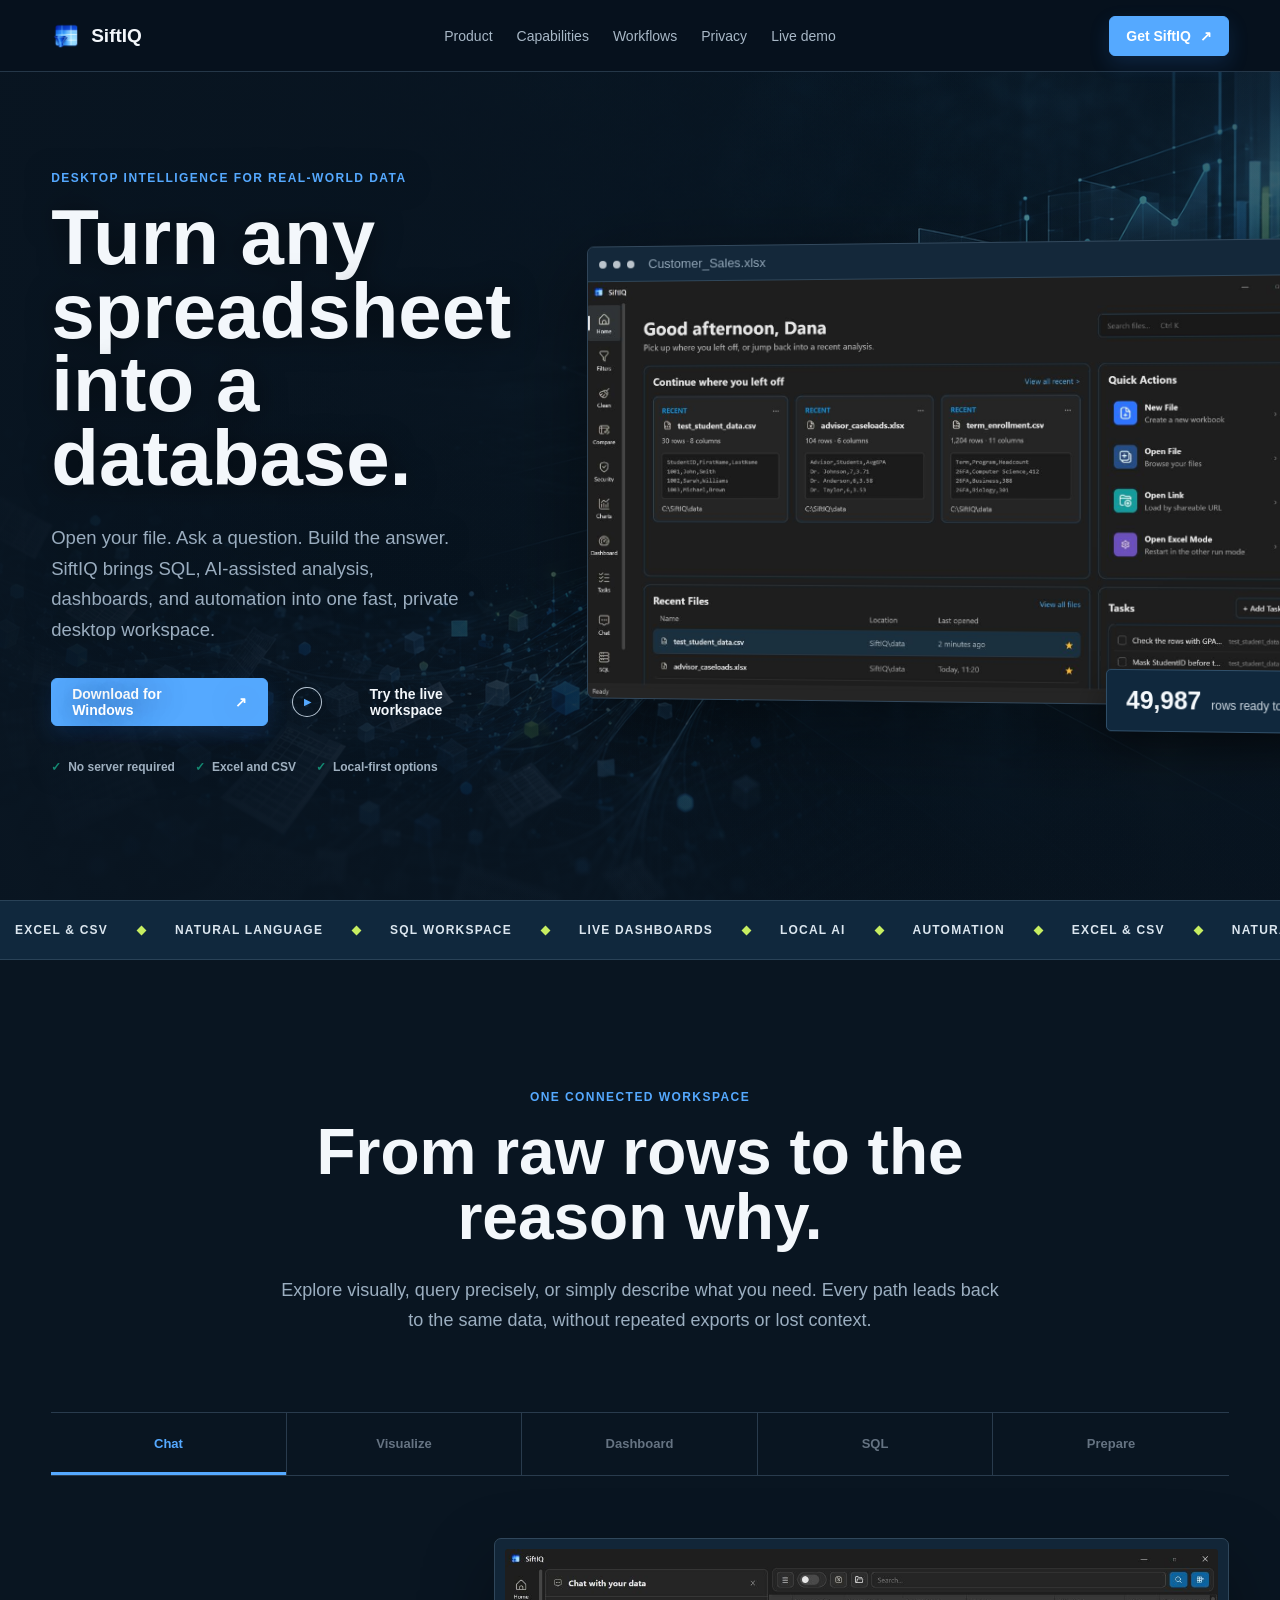
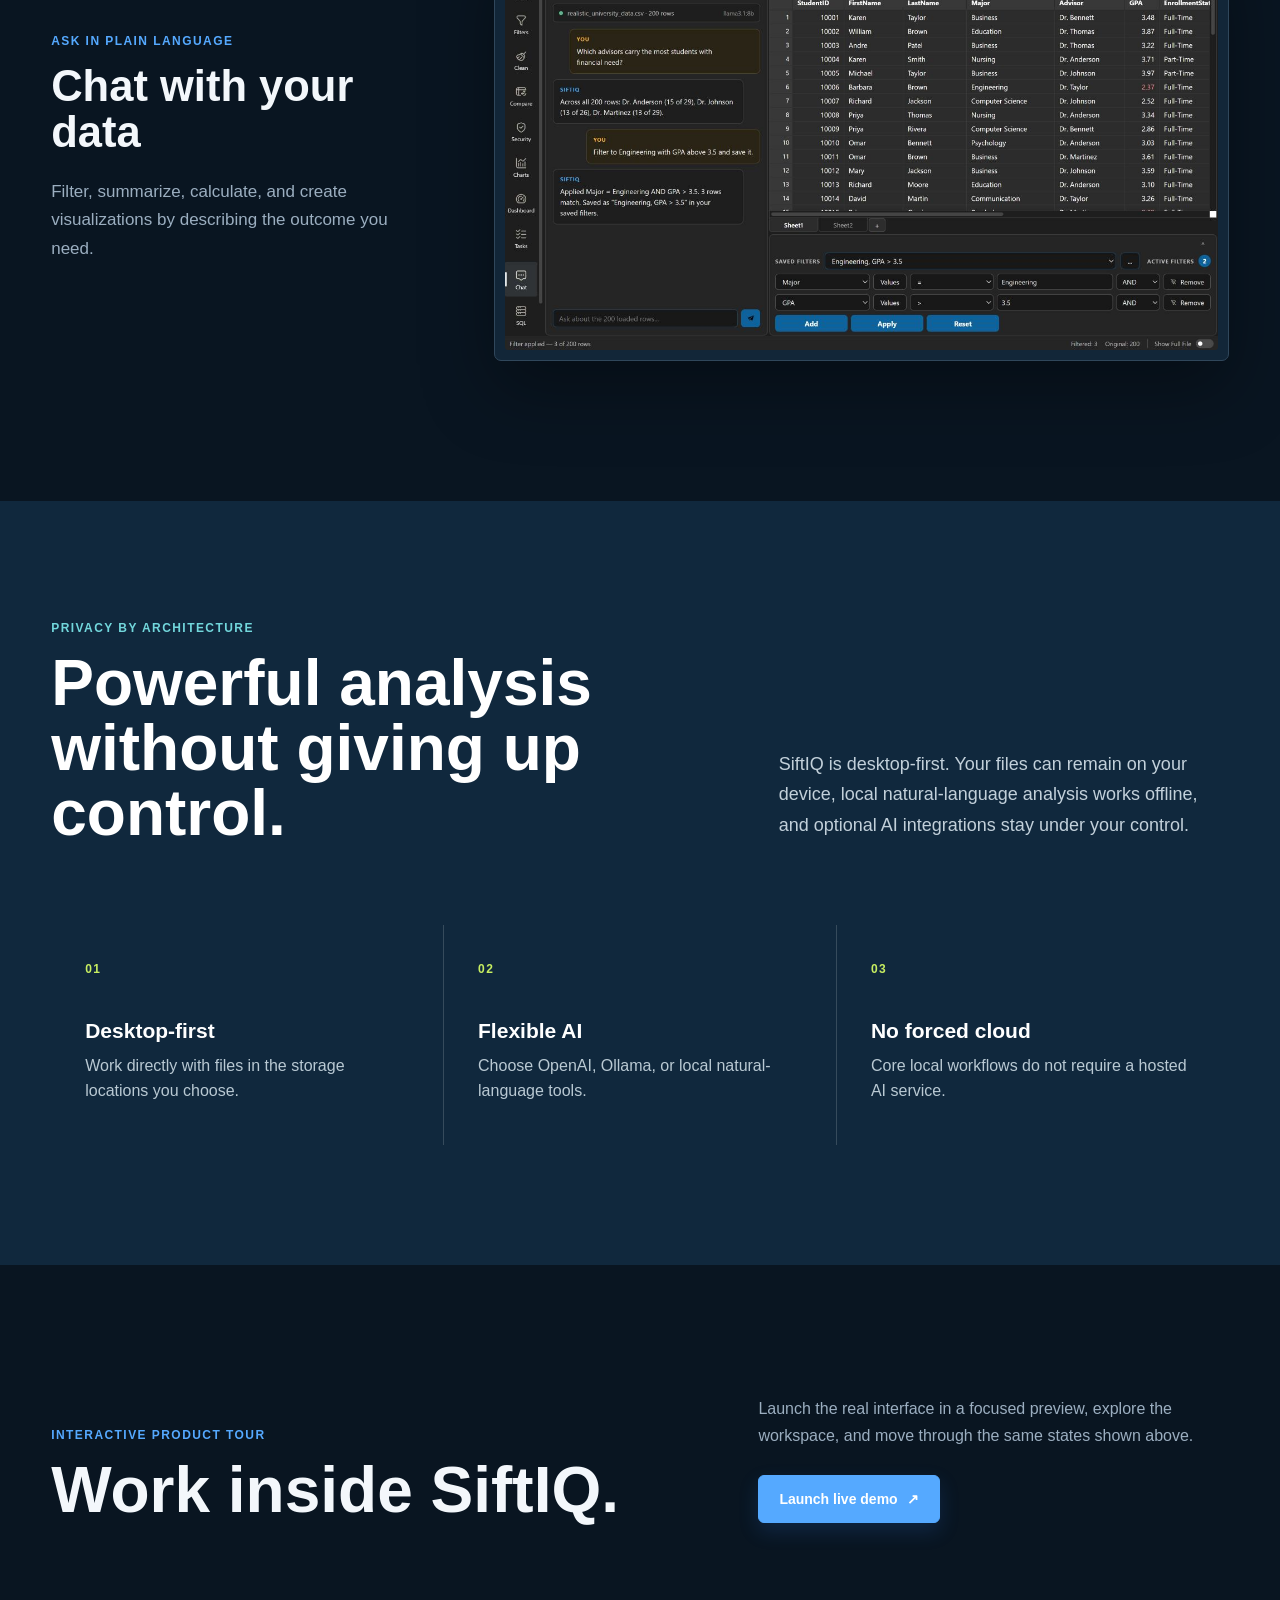
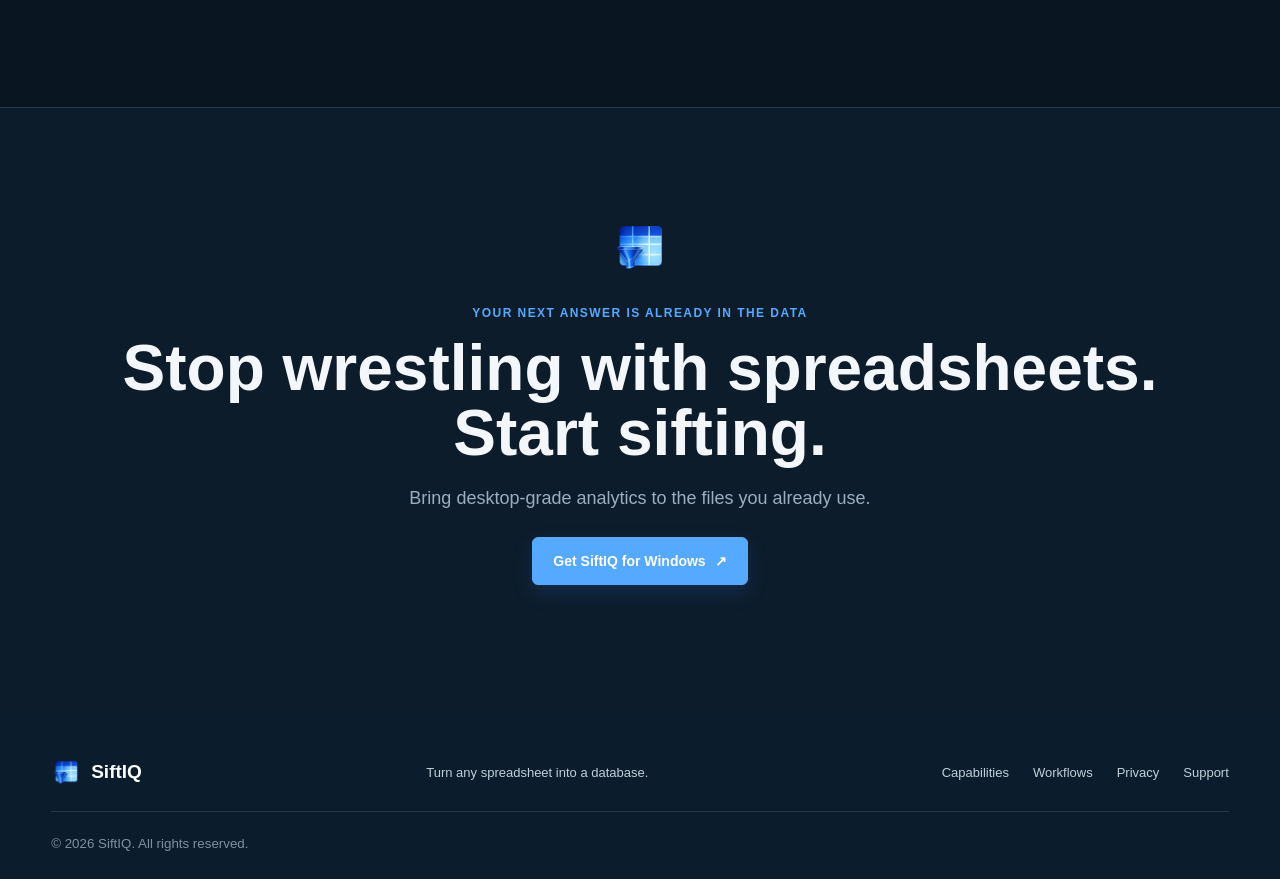
<file: index.html>
<!doctype html>
<html lang="en">
  <head>
    <meta charset="UTF-8" />
    <meta name="viewport" content="width=device-width, initial-scale=1.0" />
    <meta name="description" content="SiftIQ turns Excel and CSV files into a private analytics workspace with SQL, AI-assisted analysis, dashboards, and automation." />
    <meta name="theme-color" content="#f7f8fa" />
    <title>SiftIQ | Desktop analytics for real-world data</title>
    <link rel="icon" href="assets/siftiq-mark.png" />
    <link rel="stylesheet" href="styles.css?v=09e67b9" />
  </head>
  <body>
    <header class="site-header">
      <a class="brand" href="#top" aria-label="SiftIQ home">
        <img src="assets/siftiq-mark.png" alt="" />
        <span>SiftIQ</span>
      </a>
      <nav aria-label="Primary navigation">
        <a href="product.html">Product</a>
        <a href="capabilities.html">Capabilities</a>
        <a href="workflows.html">Workflows</a>
        <a href="privacy.html">Privacy</a>
        <button class="nav-demo" type="button" data-open-demo>Live demo</button>
      </nav>
      <a class="button button-small" href="https://apps.microsoft.com/detail/9pcj4lj595bt?hl=en-US&gl=US" target="_blank" rel="noreferrer">Get SiftIQ <span aria-hidden="true">↗</span></a>
      <button class="menu-button" type="button" aria-label="Open menu" aria-expanded="false"><span></span><span></span></button>
    </header>

    <main id="top">
      <section class="hero" aria-labelledby="hero-title">
        <div class="hero-copy">
          <p class="eyebrow">Desktop intelligence for real-world data</p>
          <h1 id="hero-title">Turn any spreadsheet into a database.</h1>
          <p class="hero-lede">Open your file. Ask a question. Build the answer. SiftIQ brings SQL, AI-assisted analysis, dashboards, and automation into one fast, private desktop workspace.</p>
          <div class="hero-actions">
            <a class="button" href="https://apps.microsoft.com/detail/9pcj4lj595bt?hl=en-US&gl=US" target="_blank" rel="noreferrer">Download for Windows <span aria-hidden="true">↗</span></a>
            <button class="text-link" type="button" data-open-demo><span class="play" aria-hidden="true">▶</span> Try the live workspace</button>
          </div>
          <div class="trust-row" aria-label="Product benefits">
            <span>No server required</span>
            <span>Excel and CSV</span>
            <span>Local-first options</span>
          </div>
        </div>
        <div class="hero-product">
          <div class="window-bar"><span></span><span></span><span></span><small>Customer_Sales.xlsx</small></div>
          <img src="assets/product/01-main-workspace-hero.png" alt="SiftIQ workspace showing a loaded spreadsheet and analysis tools" />
          <div class="hero-signal"><b>49,987</b><span>rows ready to explore</span></div>
        </div>
      </section>

      <div class="capability-strip" aria-label="SiftIQ capabilities">
        <div class="capability-track">
          <div class="capability-group">
            <span>Excel &amp; CSV</span><i aria-hidden="true"></i><span>Natural language</span><i aria-hidden="true"></i><span>SQL workspace</span><i aria-hidden="true"></i><span>Live dashboards</span><i aria-hidden="true"></i><span>Local AI</span><i aria-hidden="true"></i><span>Automation</span><i aria-hidden="true"></i>
          </div>
          <div class="capability-group" aria-hidden="true">
            <span>Excel &amp; CSV</span><i></i><span>Natural language</span><i></i><span>SQL workspace</span><i></i><span>Live dashboards</span><i></i><span>Local AI</span><i></i><span>Automation</span><i></i>
          </div>
        </div>
      </div>

      <section class="intro" id="product">
        <p class="eyebrow">One connected workspace</p>
        <h2>From raw rows to the reason why.</h2>
        <p>Explore visually, query precisely, or simply describe what you need. Every path leads back to the same data, without repeated exports or lost context.</p>
      </section>

      <section class="feature-showcase" id="capabilities">
        <div class="feature-tabs" role="tablist" aria-label="Product views">
          <button class="feature-tab active" role="tab" aria-selected="true" data-image="assets/product/06-chat-ask-experience.png" data-alt="SiftIQ chat experience" data-kicker="Ask in plain language" data-title="Chat with your data" data-copy="Filter, summarize, calculate, and create visualizations by describing the outcome you need.">Chat</button>
          <button class="feature-tab" role="tab" aria-selected="false" data-image="assets/product/04-visualization-chart-builder.png" data-alt="SiftIQ visualization builder" data-kicker="Build with precision" data-title="Shape the right visual" data-copy="Choose fields, aggregations, and chart forms in a focused builder that stays connected to your source data.">Visualize</button>
          <button class="feature-tab" role="tab" aria-selected="false" data-image="assets/product/05-dashboard.png" data-alt="SiftIQ dashboard" data-kicker="Keep the answer alive" data-title="Build working dashboards" data-copy="Turn analysis into reusable KPI cards, charts, tables, and operational views.">Dashboard</button>
          <button class="feature-tab" role="tab" aria-selected="false" data-image="assets/product/07-sql-workflow.png" data-alt="SiftIQ SQL workspace" data-kicker="Query without setup" data-title="Use SQL on local files" data-copy="Join sheets, write calculations, and query Excel or CSV data without loading a traditional database.">SQL</button>
          <button class="feature-tab" role="tab" aria-selected="false" data-image="assets/product/02-filters-data-preparation.png" data-alt="SiftIQ filtering tools" data-kicker="Prepare in place" data-title="Clean and filter fast" data-copy="Inspect, filter, and prepare data while keeping the original file and analytical context close at hand.">Prepare</button>
        </div>
        <div class="feature-frame">
          <div class="feature-copy">
            <p class="eyebrow" id="feature-kicker">Ask in plain language</p>
            <h3 id="feature-title">Chat with your data</h3>
            <p id="feature-copy">Filter, summarize, calculate, and create visualizations by describing the outcome you need.</p>
          </div>
          <div class="feature-image-shell">
            <img id="feature-image" src="assets/product/06-chat-ask-experience.png" alt="SiftIQ chat experience" />
          </div>
        </div>
      </section>

      <section class="privacy-band" id="privacy">
        <div>
          <p class="eyebrow light">Privacy by architecture</p>
          <h2>Powerful analysis without giving up control.</h2>
        </div>
        <p>SiftIQ is desktop-first. Your files can remain on your device, local natural-language analysis works offline, and optional AI integrations stay under your control.</p>
        <div class="privacy-points">
          <article><b>01</b><h3>Desktop-first</h3><p>Work directly with files in the storage locations you choose.</p></article>
          <article><b>02</b><h3>Flexible AI</h3><p>Choose OpenAI, Ollama, or local natural-language tools.</p></article>
          <article><b>03</b><h3>No forced cloud</h3><p>Core local workflows do not require a hosted AI service.</p></article>
        </div>
      </section>

      <section class="demo-callout" id="demo">
        <div class="demo-heading">
          <div><p class="eyebrow">Interactive product tour</p><h2>Work inside SiftIQ.</h2></div>
          <div><p>Launch the real interface in a focused preview, explore the workspace, and move through the same states shown above.</p><button class="button" type="button" data-open-demo>Launch live demo <span aria-hidden="true">↗</span></button></div>
        </div>
      </section>

      <section class="closing">
        <img src="assets/siftiq-mark.png" alt="" />
        <p class="eyebrow">Your next answer is already in the data</p>
        <h2>Stop wrestling with spreadsheets.<br />Start sifting.</h2>
        <p>Bring desktop-grade analytics to the files you already use.</p>
        <a class="button" href="https://apps.microsoft.com/detail/9pcj4lj595bt?hl=en-US&gl=US" target="_blank" rel="noreferrer">Get SiftIQ for Windows <span aria-hidden="true">↗</span></a>
      </section>
    </main>

    <footer>
      <a class="brand" href="#top"><img src="assets/siftiq-mark.png" alt="" /><span>SiftIQ</span></a>
      <p>Turn any spreadsheet into a database.</p>
      <div><a href="capabilities.html">Capabilities</a><a href="workflows.html">Workflows</a><a href="privacy.html">Privacy</a><a href="support.html">Support</a></div>
      <small>© 2026 SiftIQ. All rights reserved.</small>
    </footer>
    <script src="script.js"></script>
  </body>
</html>
</file>
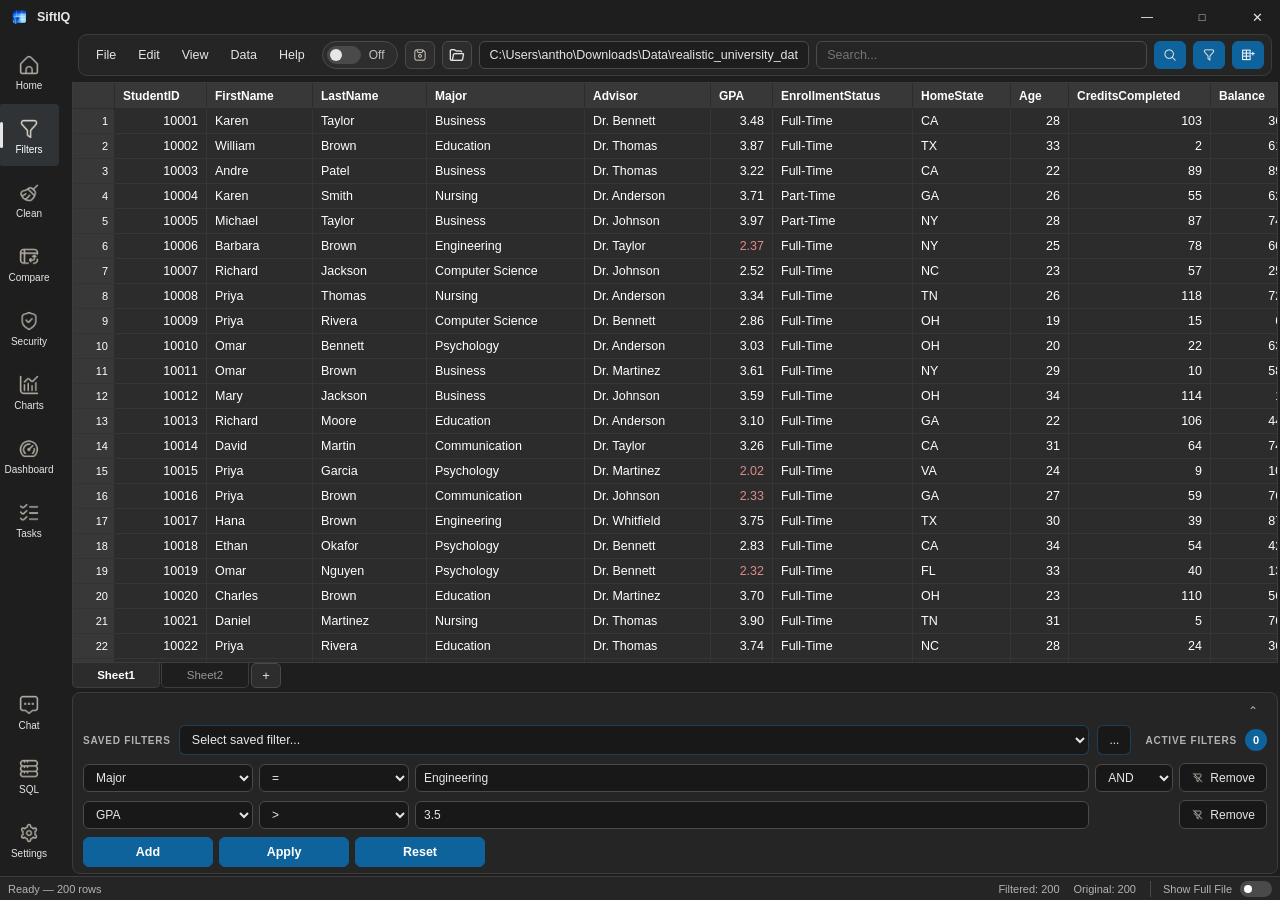
<file: demo/index.html>
<!doctype html>
<html lang="en">
  <head>
    <meta charset="UTF-8" />
    <meta name="viewport" content="width=device-width, initial-scale=1.0" />
    <title>SiftIQ Live Workspace</title>
    <style>
      html, body { height: 100%; margin: 0; background: #0b0f14; color: #dbe8f4; font-family: "Segoe UI", Arial, sans-serif; }
      body { display: grid; place-items: center; }
      .loader { display: grid; justify-items: center; gap: 14px; }
      .loader span { width: 34px; height: 34px; border: 3px solid #28445f; border-top-color: #55a9ff; border-radius: 50%; animation: spin .8s linear infinite; }
      .loader p { margin: 0; color: #8fa6b9; font-size: 13px; }
      @keyframes spin { to { transform: rotate(360deg); } }
    </style>
  </head>
  <body>
    <div class="loader"><span></span><p>Loading SiftIQ workspace...</p></div>
    <script>
      (async () => {
        const files = Array.from({ length: 22 }, (_, index) => `parts/chunk-${String(index).padStart(2, "0")}.txt`);
        const chunks = await Promise.all(files.map(async (file) => {
          const response = await fetch(`${file}?v=65973ed1`, { cache: "no-store" });
          if (!response.ok) throw new Error(`Unable to load ${file}`);
          return response.text();
        }));
        const binary = atob(chunks.join(""));
        const bytes = Uint8Array.from(binary, (character) => character.charCodeAt(0));
        const html = new TextDecoder().decode(bytes);
        document.open();
        document.write(html);
        document.close();
      })().catch((error) => {
        document.body.innerHTML = `<p>Unable to load the product preview: ${error.message}</p>`;
      });
    </script>
  </body>
</html>
</file>
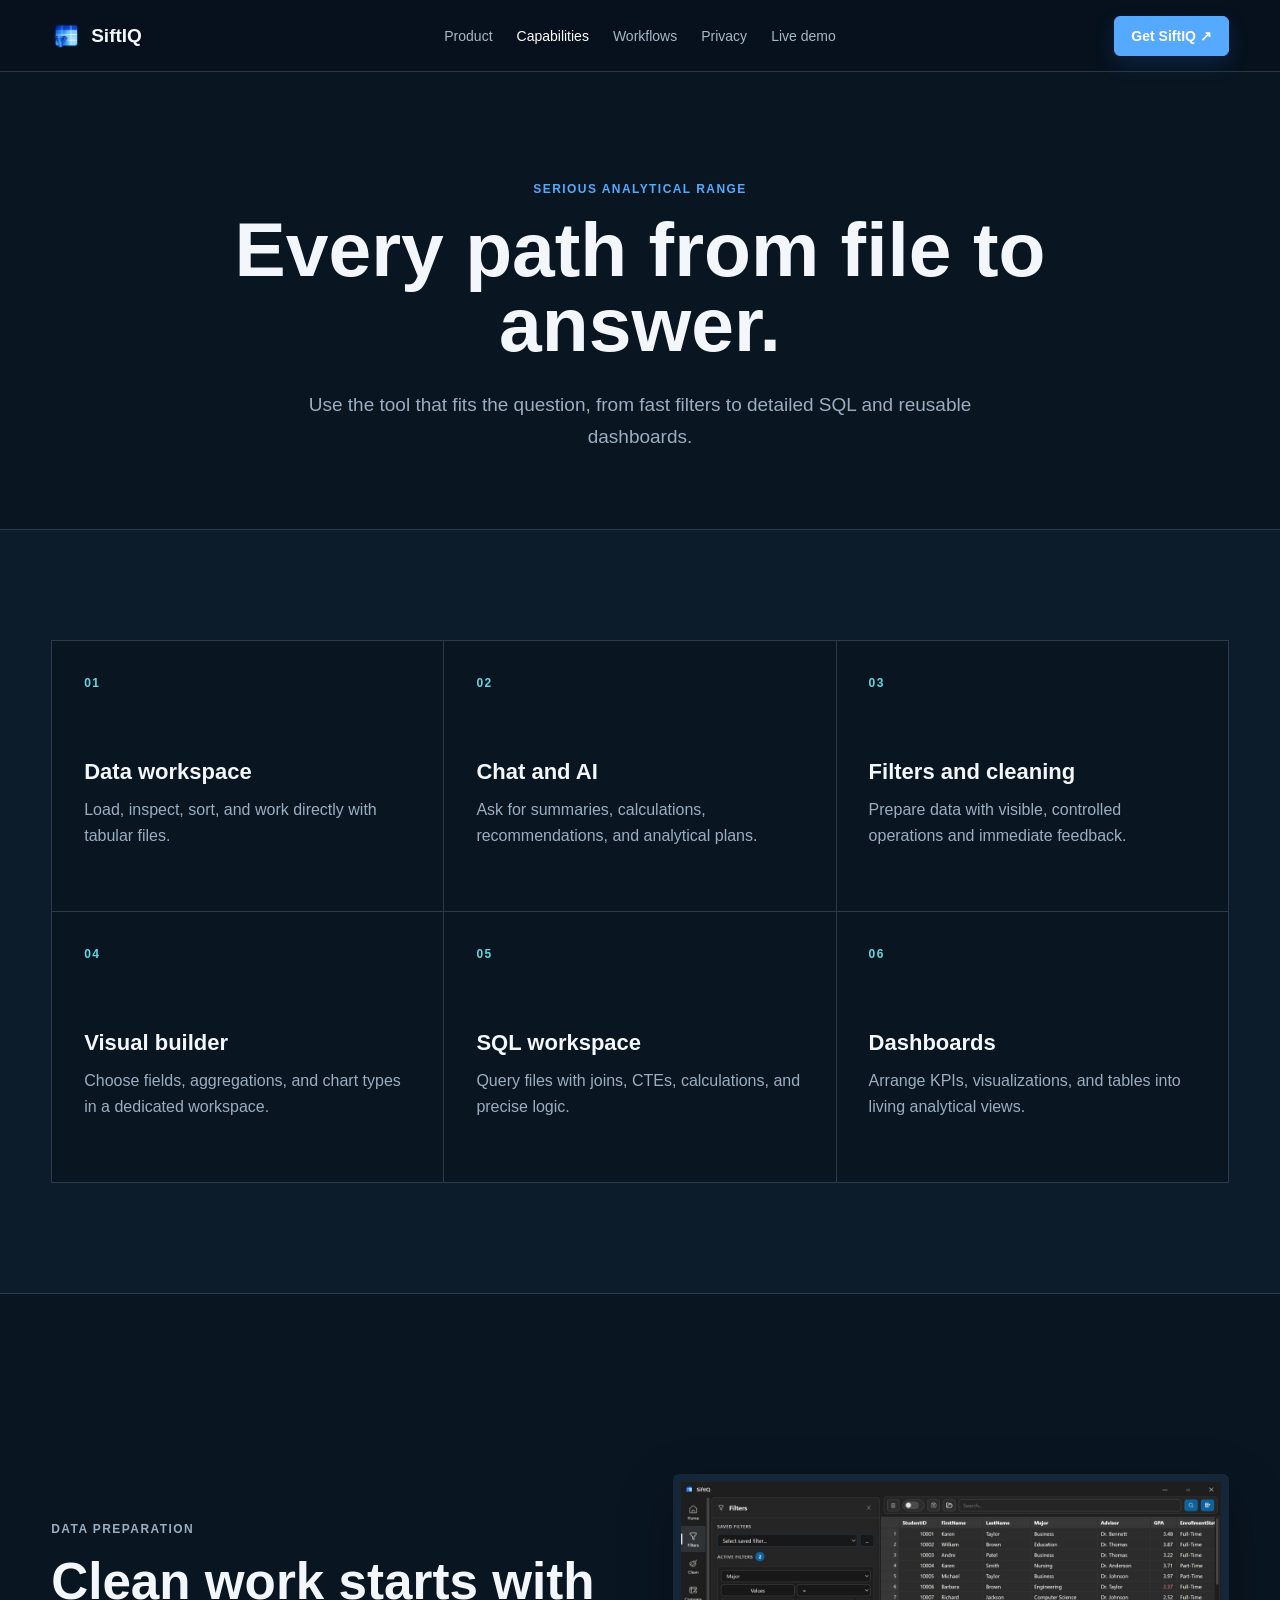
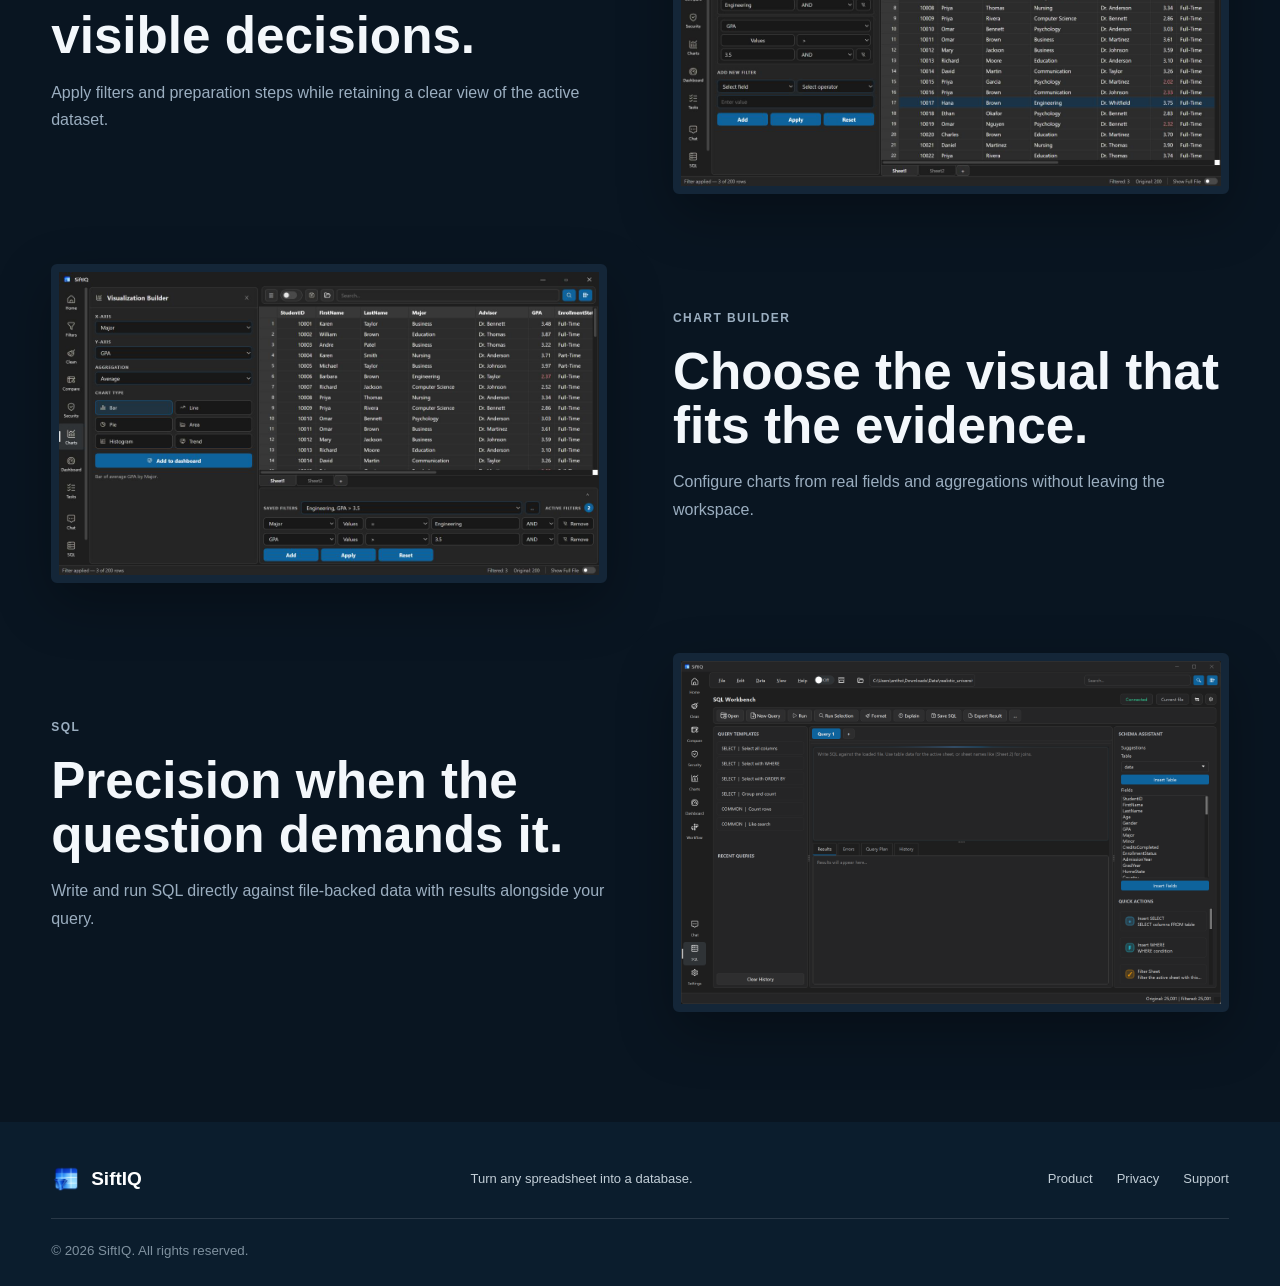
<file: capabilities.html>
<!doctype html><html lang="en"><head><meta charset="UTF-8"><meta name="viewport" content="width=device-width,initial-scale=1"><meta name="description" content="SiftIQ capabilities for spreadsheet analytics, SQL, visualization, and automation."><title>Capabilities | SiftIQ</title><link rel="icon" href="assets/siftiq-mark.png"><link rel="stylesheet" href="styles.css"></head><body>
<header class="site-header"><a class="brand" href="index.html"><img src="assets/siftiq-mark.png" alt=""><span>SiftIQ</span></a><nav><a href="product.html">Product</a><a href="capabilities.html" aria-current="page">Capabilities</a><a href="workflows.html">Workflows</a><a href="privacy.html">Privacy</a><button class="nav-demo" type="button" data-open-demo>Live demo</button></nav><a class="button button-small" href="download.html">Get SiftIQ ↗</a><button class="menu-button" type="button" aria-label="Open menu" aria-expanded="false"><span></span><span></span></button></header>
<main><section class="page-hero compact"><p class="eyebrow">Serious analytical range</p><h1>Every path from file to answer.</h1><p>Use the tool that fits the question, from fast filters to detailed SQL and reusable dashboards.</p></section><section class="content-band alt"><div class="feature-grid"><article><span class="number">01</span><h3>Data workspace</h3><p>Load, inspect, sort, and work directly with tabular files.</p></article><article><span class="number">02</span><h3>Chat and AI</h3><p>Ask for summaries, calculations, recommendations, and analytical plans.</p></article><article><span class="number">03</span><h3>Filters and cleaning</h3><p>Prepare data with visible, controlled operations and immediate feedback.</p></article><article><span class="number">04</span><h3>Visual builder</h3><p>Choose fields, aggregations, and chart types in a dedicated workspace.</p></article><article><span class="number">05</span><h3>SQL workspace</h3><p>Query files with joins, CTEs, calculations, and precise logic.</p></article><article><span class="number">06</span><h3>Dashboards</h3><p>Arrange KPIs, visualizations, and tables into living analytical views.</p></article></div></section>
<section class="content-band"><div class="media-row"><div class="media-copy"><p class="eyebrow">Data preparation</p><h2>Clean work starts with visible decisions.</h2><p>Apply filters and preparation steps while retaining a clear view of the active dataset.</p></div><img src="assets/product/02-filters-data-preparation.png" alt="SiftIQ filters and data preparation"></div><div class="media-row reverse"><div class="media-copy"><p class="eyebrow">Chart builder</p><h2>Choose the visual that fits the evidence.</h2><p>Configure charts from real fields and aggregations without leaving the workspace.</p></div><img src="assets/product/04-visualization-chart-builder.png" alt="SiftIQ chart builder"></div><div class="media-row"><div class="media-copy"><p class="eyebrow">SQL</p><h2>Precision when the question demands it.</h2><p>Write and run SQL directly against file-backed data with results alongside your query.</p></div><img src="assets/product/07-sql-workflow.png" alt="SiftIQ SQL workflow"></div></section></main>
<footer><a class="brand" href="index.html"><img src="assets/siftiq-mark.png" alt=""><span>SiftIQ</span></a><p>Turn any spreadsheet into a database.</p><div><a href="product.html">Product</a><a href="privacy.html">Privacy</a><a href="support.html">Support</a></div><small>© 2026 SiftIQ. All rights reserved.</small></footer><script src="script.js"></script></body></html>
</file>
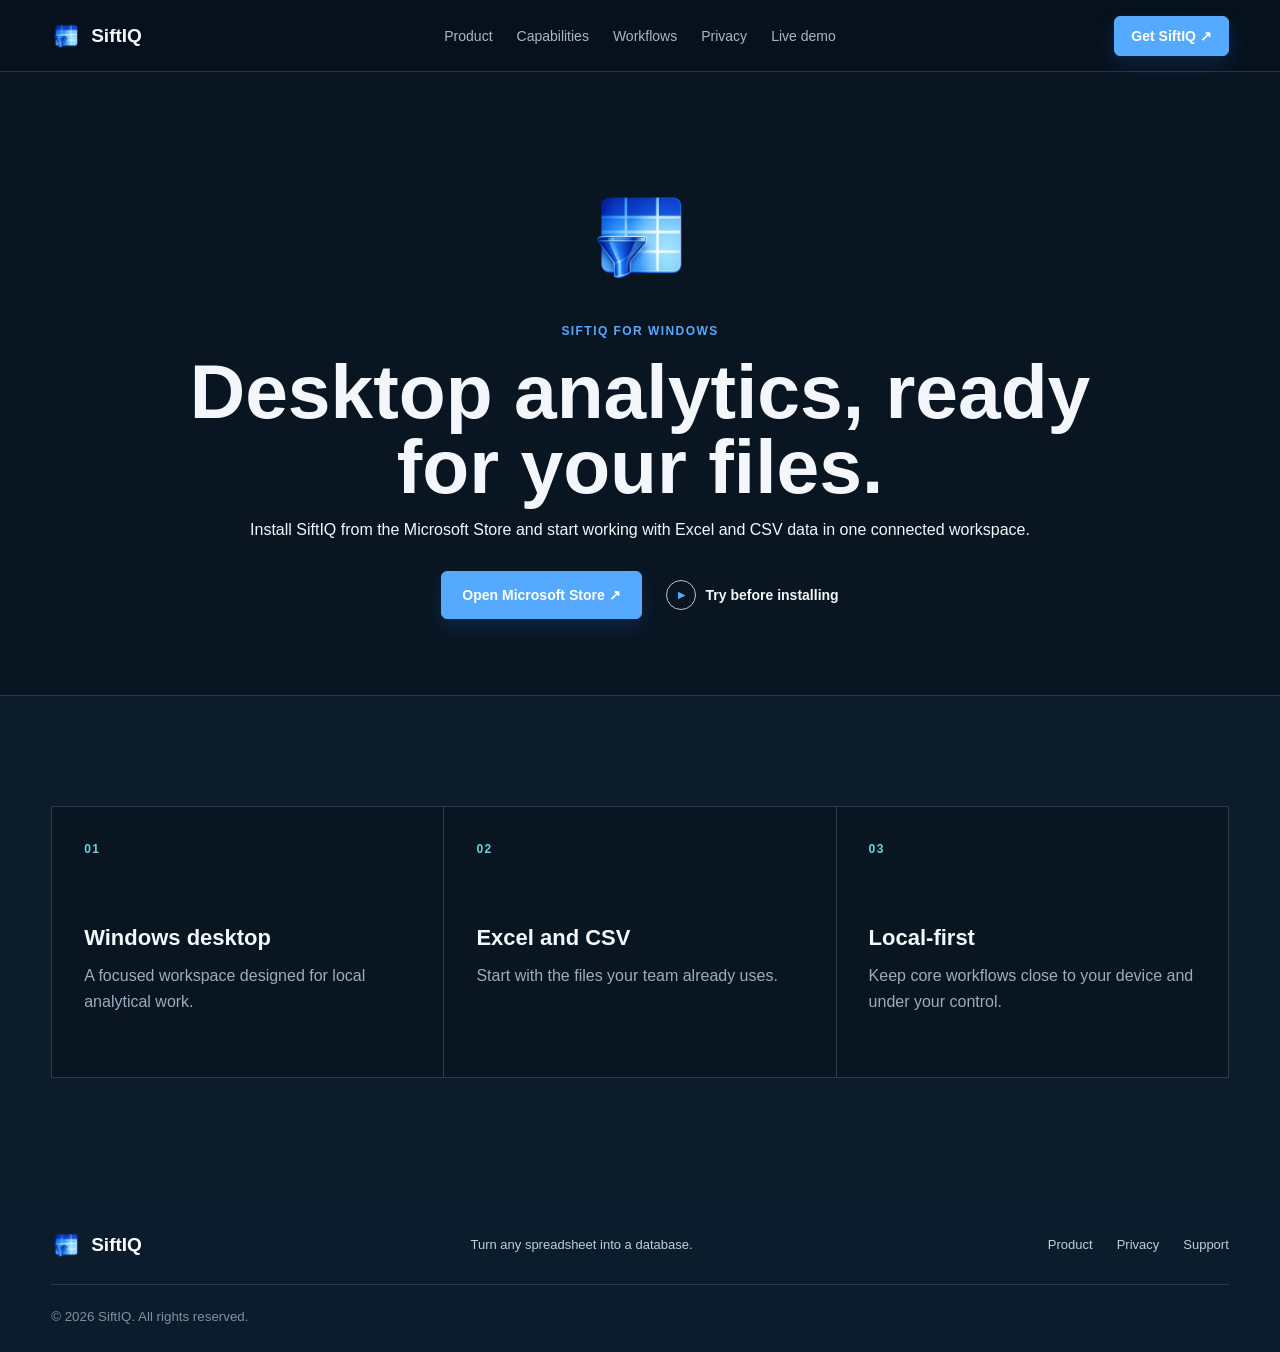
<file: download.html>
<!doctype html><html lang="en"><head><meta charset="UTF-8"><meta name="viewport" content="width=device-width,initial-scale=1"><meta name="description" content="Download SiftIQ for Windows."><title>Download | SiftIQ</title><link rel="icon" href="assets/siftiq-mark.png"><link rel="stylesheet" href="styles.css"></head><body>
<header class="site-header"><a class="brand" href="index.html"><img src="assets/siftiq-mark.png" alt=""><span>SiftIQ</span></a><nav><a href="product.html">Product</a><a href="capabilities.html">Capabilities</a><a href="workflows.html">Workflows</a><a href="privacy.html">Privacy</a><button class="nav-demo" type="button" data-open-demo>Live demo</button></nav><a class="button button-small" href="download.html" aria-current="page">Get SiftIQ ↗</a><button class="menu-button" type="button" aria-label="Open menu" aria-expanded="false"><span></span><span></span></button></header>
<main><section class="page-hero compact"><img src="assets/siftiq-mark.png" alt="SiftIQ" style="width:110px;margin:0 auto 32px"><p class="eyebrow">SiftIQ for Windows</p><h1>Desktop analytics, ready for your files.</h1><p>Install SiftIQ from the Microsoft Store and start working with Excel and CSV data in one connected workspace.</p><div class="hero-actions" style="justify-content:center"><a class="button" href="https://apps.microsoft.com/detail/9pcj4lj595bt?hl=en-US&gl=US" target="_blank" rel="noreferrer">Open Microsoft Store ↗</a><button class="text-link" type="button" data-open-demo><span class="play">▶</span>Try before installing</button></div></section><section class="content-band alt"><div class="feature-grid"><article><span class="number">01</span><h3>Windows desktop</h3><p>A focused workspace designed for local analytical work.</p></article><article><span class="number">02</span><h3>Excel and CSV</h3><p>Start with the files your team already uses.</p></article><article><span class="number">03</span><h3>Local-first</h3><p>Keep core workflows close to your device and under your control.</p></article></div></section></main>
<footer><a class="brand" href="index.html"><img src="assets/siftiq-mark.png" alt=""><span>SiftIQ</span></a><p>Turn any spreadsheet into a database.</p><div><a href="product.html">Product</a><a href="privacy.html">Privacy</a><a href="support.html">Support</a></div><small>© 2026 SiftIQ. All rights reserved.</small></footer><script src="script.js"></script></body></html>
</file>
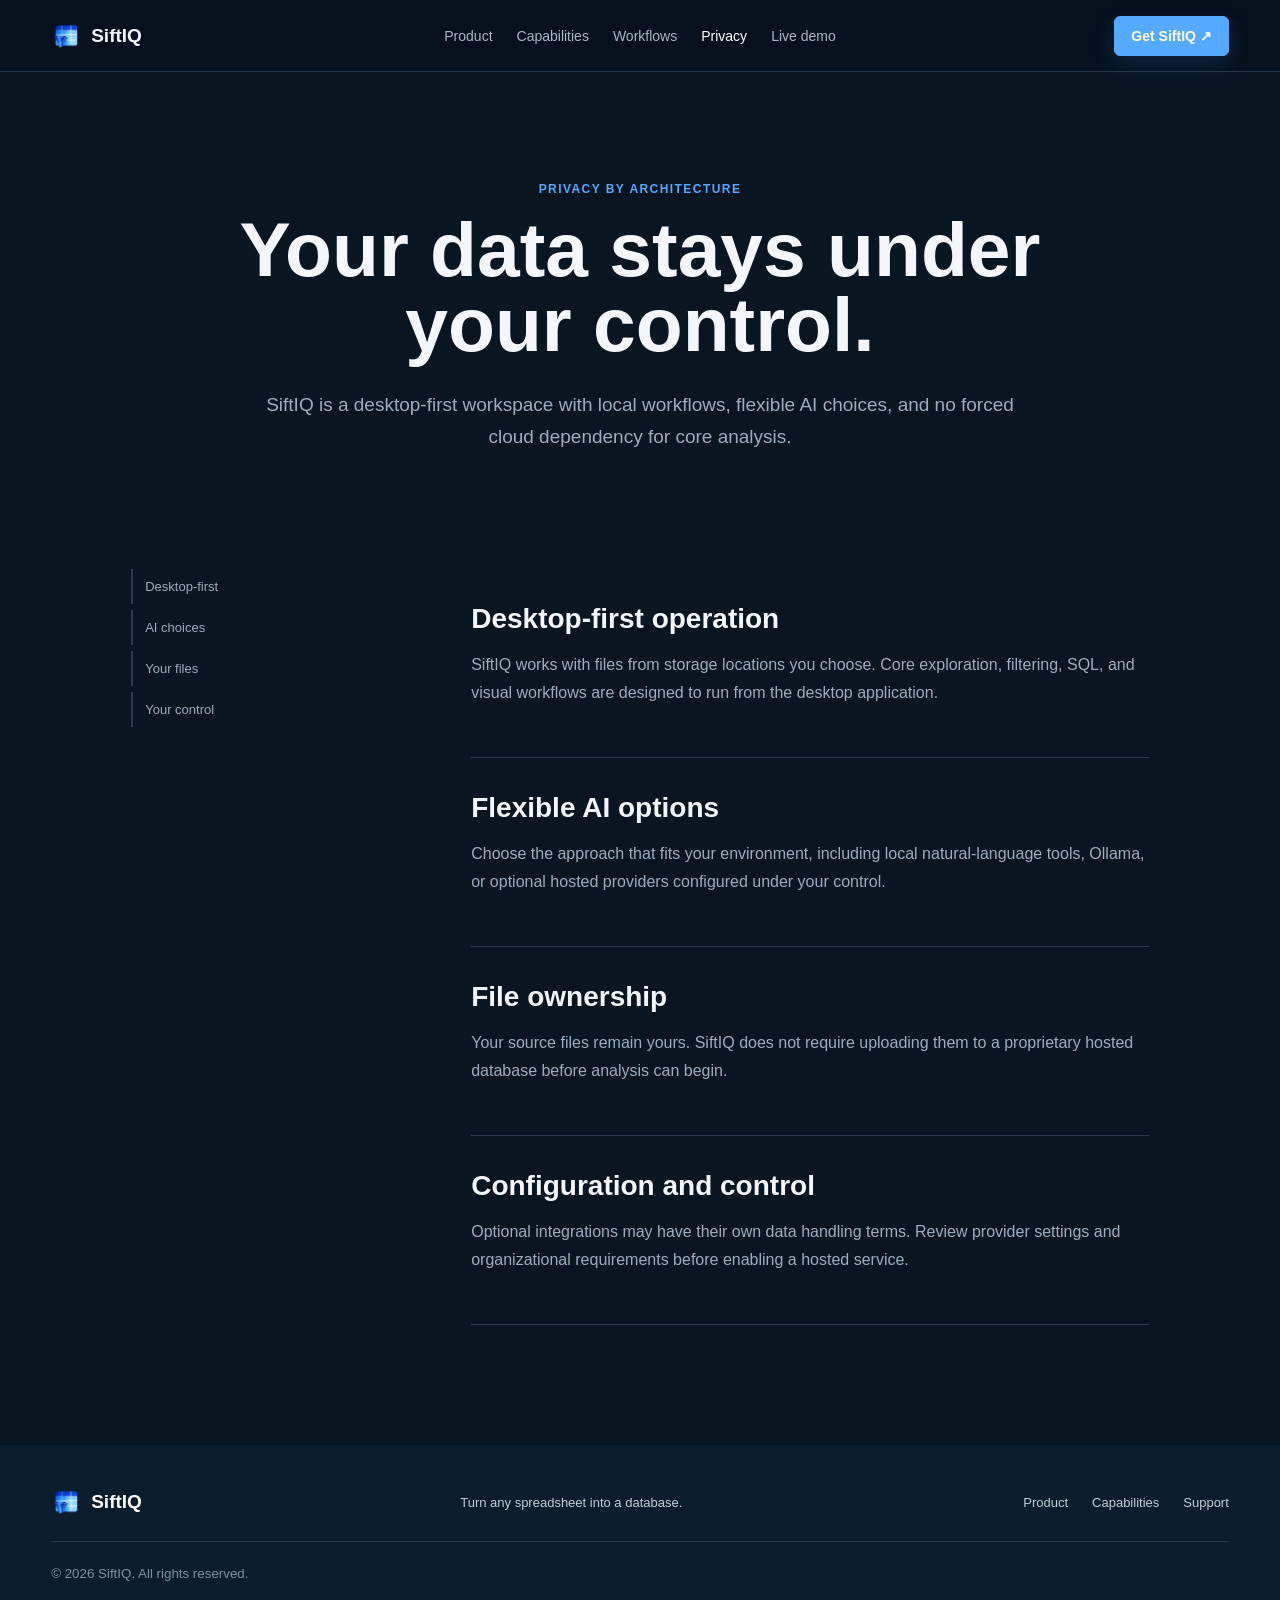
<file: privacy.html>
<!doctype html><html lang="en"><head><meta charset="UTF-8"><meta name="viewport" content="width=device-width,initial-scale=1"><meta name="description" content="Learn about SiftIQ's desktop-first privacy architecture and flexible AI options."><title>Privacy | SiftIQ</title><link rel="icon" href="assets/siftiq-mark.png"><link rel="stylesheet" href="styles.css"></head><body>
<header class="site-header"><a class="brand" href="index.html"><img src="assets/siftiq-mark.png" alt=""><span>SiftIQ</span></a><nav><a href="product.html">Product</a><a href="capabilities.html">Capabilities</a><a href="workflows.html">Workflows</a><a href="privacy.html" aria-current="page">Privacy</a><button class="nav-demo" type="button" data-open-demo>Live demo</button></nav><a class="button button-small" href="download.html">Get SiftIQ ↗</a><button class="menu-button" type="button" aria-label="Open menu" aria-expanded="false"><span></span><span></span></button></header>
<main><section class="page-hero compact"><p class="eyebrow">Privacy by architecture</p><h1>Your data stays under your control.</h1><p>SiftIQ is a desktop-first workspace with local workflows, flexible AI choices, and no forced cloud dependency for core analysis.</p></section><div class="policy-layout"><nav class="policy-nav"><a href="#desktop">Desktop-first</a><a href="#ai">AI choices</a><a href="#files">Your files</a><a href="#responsibility">Your control</a></nav><div class="policy-copy"><section id="desktop"><h2>Desktop-first operation</h2><p>SiftIQ works with files from storage locations you choose. Core exploration, filtering, SQL, and visual workflows are designed to run from the desktop application.</p></section><section id="ai"><h2>Flexible AI options</h2><p>Choose the approach that fits your environment, including local natural-language tools, Ollama, or optional hosted providers configured under your control.</p></section><section id="files"><h2>File ownership</h2><p>Your source files remain yours. SiftIQ does not require uploading them to a proprietary hosted database before analysis can begin.</p></section><section id="responsibility"><h2>Configuration and control</h2><p>Optional integrations may have their own data handling terms. Review provider settings and organizational requirements before enabling a hosted service.</p></section></div></div></main>
<footer><a class="brand" href="index.html"><img src="assets/siftiq-mark.png" alt=""><span>SiftIQ</span></a><p>Turn any spreadsheet into a database.</p><div><a href="product.html">Product</a><a href="capabilities.html">Capabilities</a><a href="support.html">Support</a></div><small>© 2026 SiftIQ. All rights reserved.</small></footer><script src="script.js"></script></body></html>
</file>
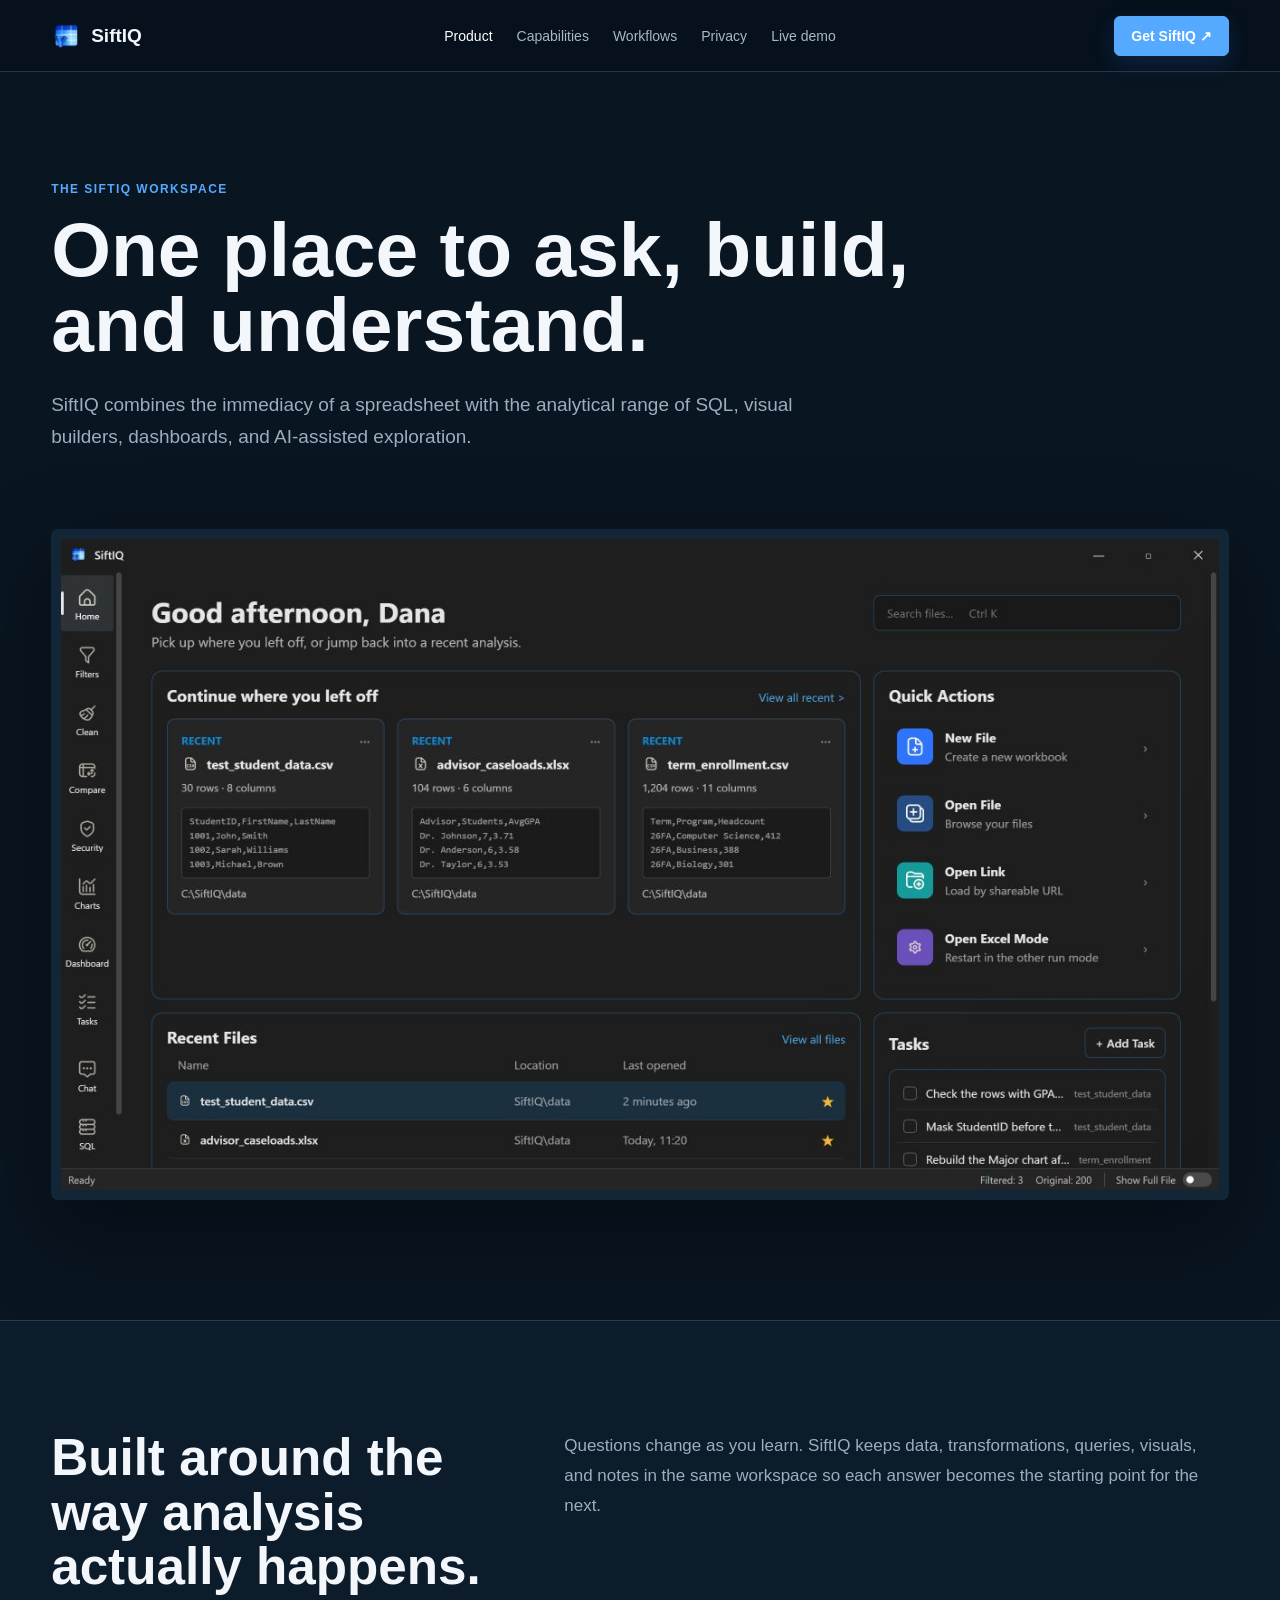
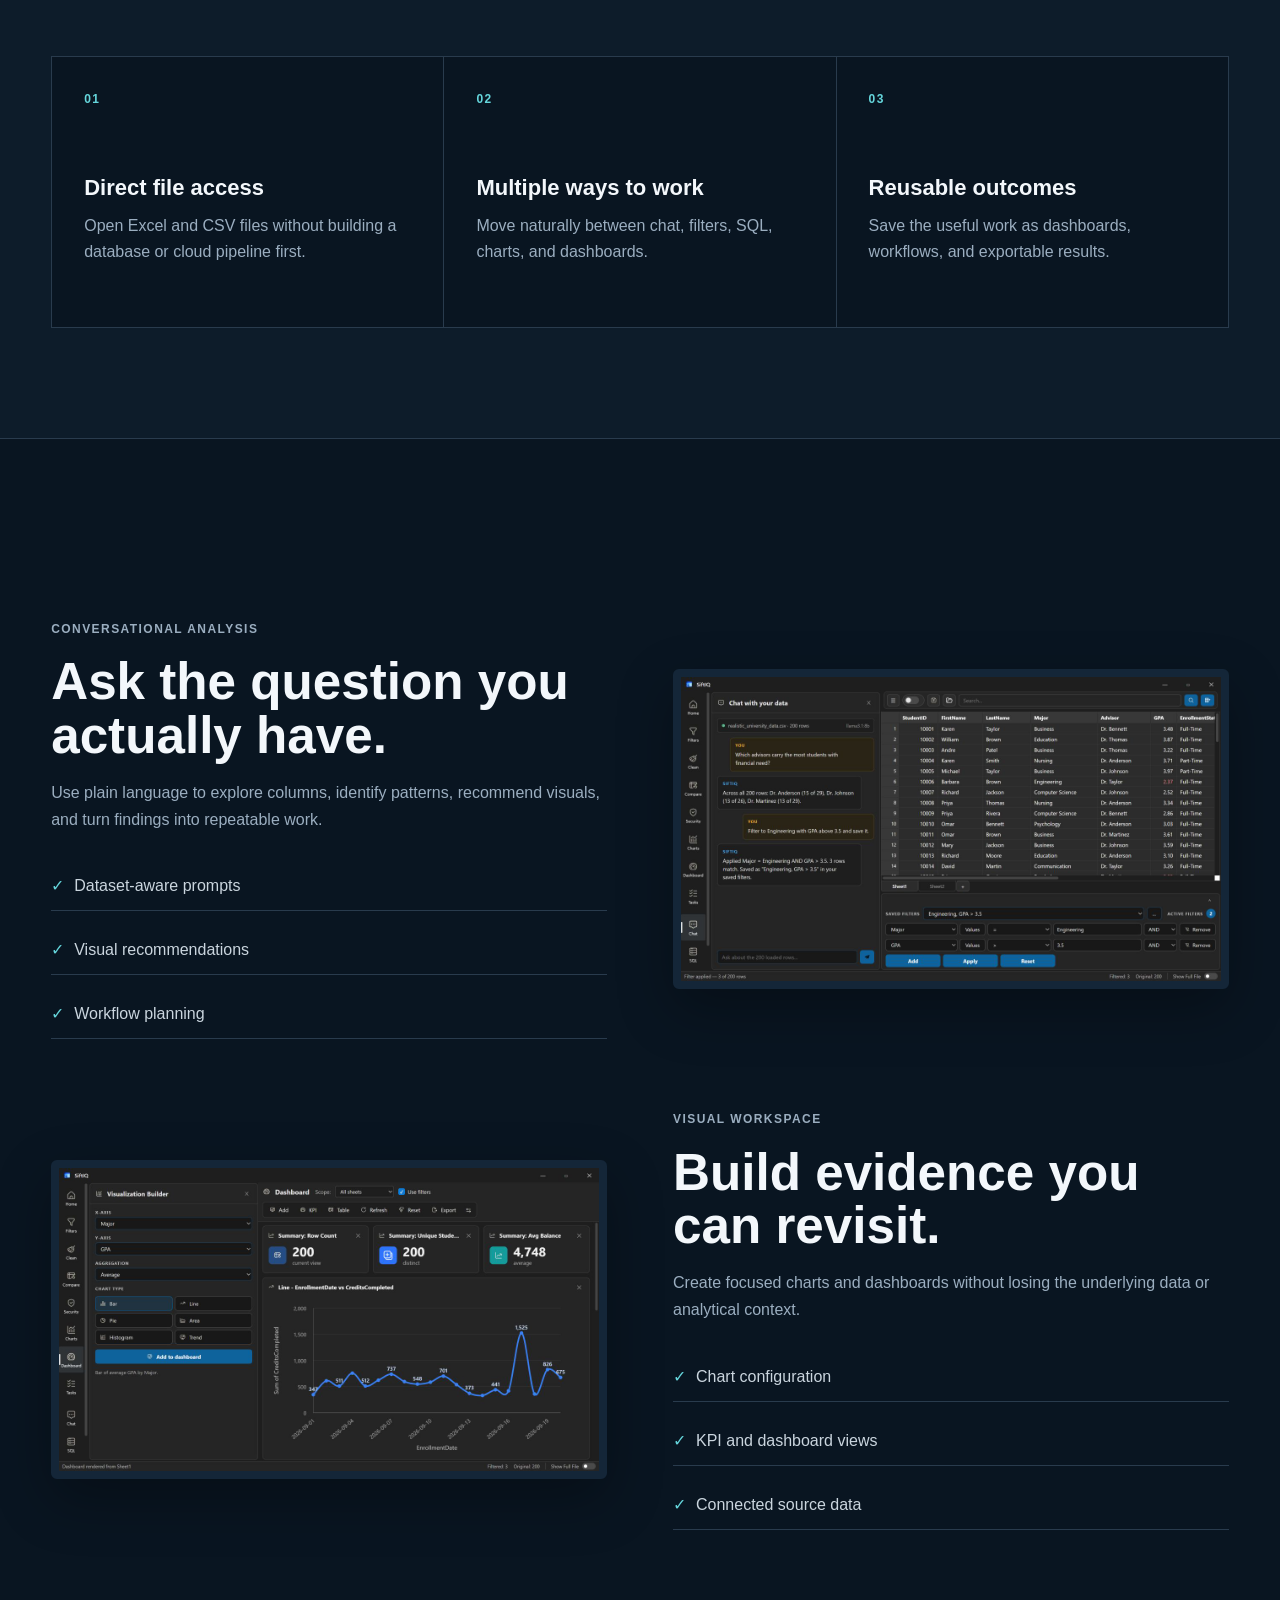
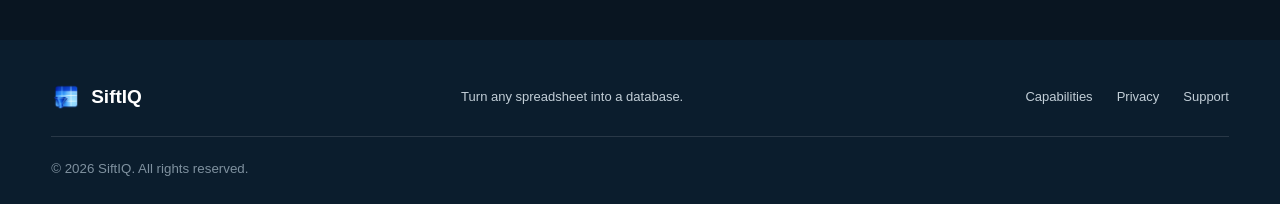
<file: product.html>
<!doctype html><html lang="en"><head><meta charset="UTF-8"><meta name="viewport" content="width=device-width,initial-scale=1"><meta name="description" content="Explore the SiftIQ desktop analytics workspace."><title>Product | SiftIQ</title><link rel="icon" href="assets/siftiq-mark.png"><link rel="stylesheet" href="styles.css"></head><body>
<header class="site-header"><a class="brand" href="index.html"><img src="assets/siftiq-mark.png" alt=""><span>SiftIQ</span></a><nav><a href="product.html" aria-current="page">Product</a><a href="capabilities.html">Capabilities</a><a href="workflows.html">Workflows</a><a href="privacy.html">Privacy</a><button class="nav-demo" type="button" data-open-demo>Live demo</button></nav><a class="button button-small" href="download.html">Get SiftIQ ↗</a><button class="menu-button" type="button" aria-label="Open menu" aria-expanded="false"><span></span><span></span></button></header>
<main><section class="page-hero"><p class="eyebrow">The SiftIQ workspace</p><h1>One place to ask, build, and understand.</h1><p>SiftIQ combines the immediacy of a spreadsheet with the analytical range of SQL, visual builders, dashboards, and AI-assisted exploration.</p></section><section class="page-visual"><img src="assets/product/01-main-workspace-hero.png" alt="SiftIQ main workspace"></section>
<section class="content-band alt"><div class="section-heading"><h2>Built around the way analysis actually happens.</h2><p>Questions change as you learn. SiftIQ keeps data, transformations, queries, visuals, and notes in the same workspace so each answer becomes the starting point for the next.</p></div><div class="feature-grid"><article><span class="number">01</span><h3>Direct file access</h3><p>Open Excel and CSV files without building a database or cloud pipeline first.</p></article><article><span class="number">02</span><h3>Multiple ways to work</h3><p>Move naturally between chat, filters, SQL, charts, and dashboards.</p></article><article><span class="number">03</span><h3>Reusable outcomes</h3><p>Save the useful work as dashboards, workflows, and exportable results.</p></article></div></section>
<section class="content-band"><div class="media-row"><div class="media-copy"><p class="eyebrow">Conversational analysis</p><h2>Ask the question you actually have.</h2><p>Use plain language to explore columns, identify patterns, recommend visuals, and turn findings into repeatable work.</p><div class="detail-list"><span>Dataset-aware prompts</span><span>Visual recommendations</span><span>Workflow planning</span></div></div><img src="assets/product/06-chat-ask-experience.png" alt="SiftIQ chat workspace"></div><div class="media-row reverse"><div class="media-copy"><p class="eyebrow">Visual workspace</p><h2>Build evidence you can revisit.</h2><p>Create focused charts and dashboards without losing the underlying data or analytical context.</p><div class="detail-list"><span>Chart configuration</span><span>KPI and dashboard views</span><span>Connected source data</span></div></div><img src="assets/product/05-dashboard.png" alt="SiftIQ dashboard"></div></section></main>
<footer><a class="brand" href="index.html"><img src="assets/siftiq-mark.png" alt=""><span>SiftIQ</span></a><p>Turn any spreadsheet into a database.</p><div><a href="capabilities.html">Capabilities</a><a href="privacy.html">Privacy</a><a href="support.html">Support</a></div><small>© 2026 SiftIQ. All rights reserved.</small></footer><script src="script.js"></script></body></html>
</file>
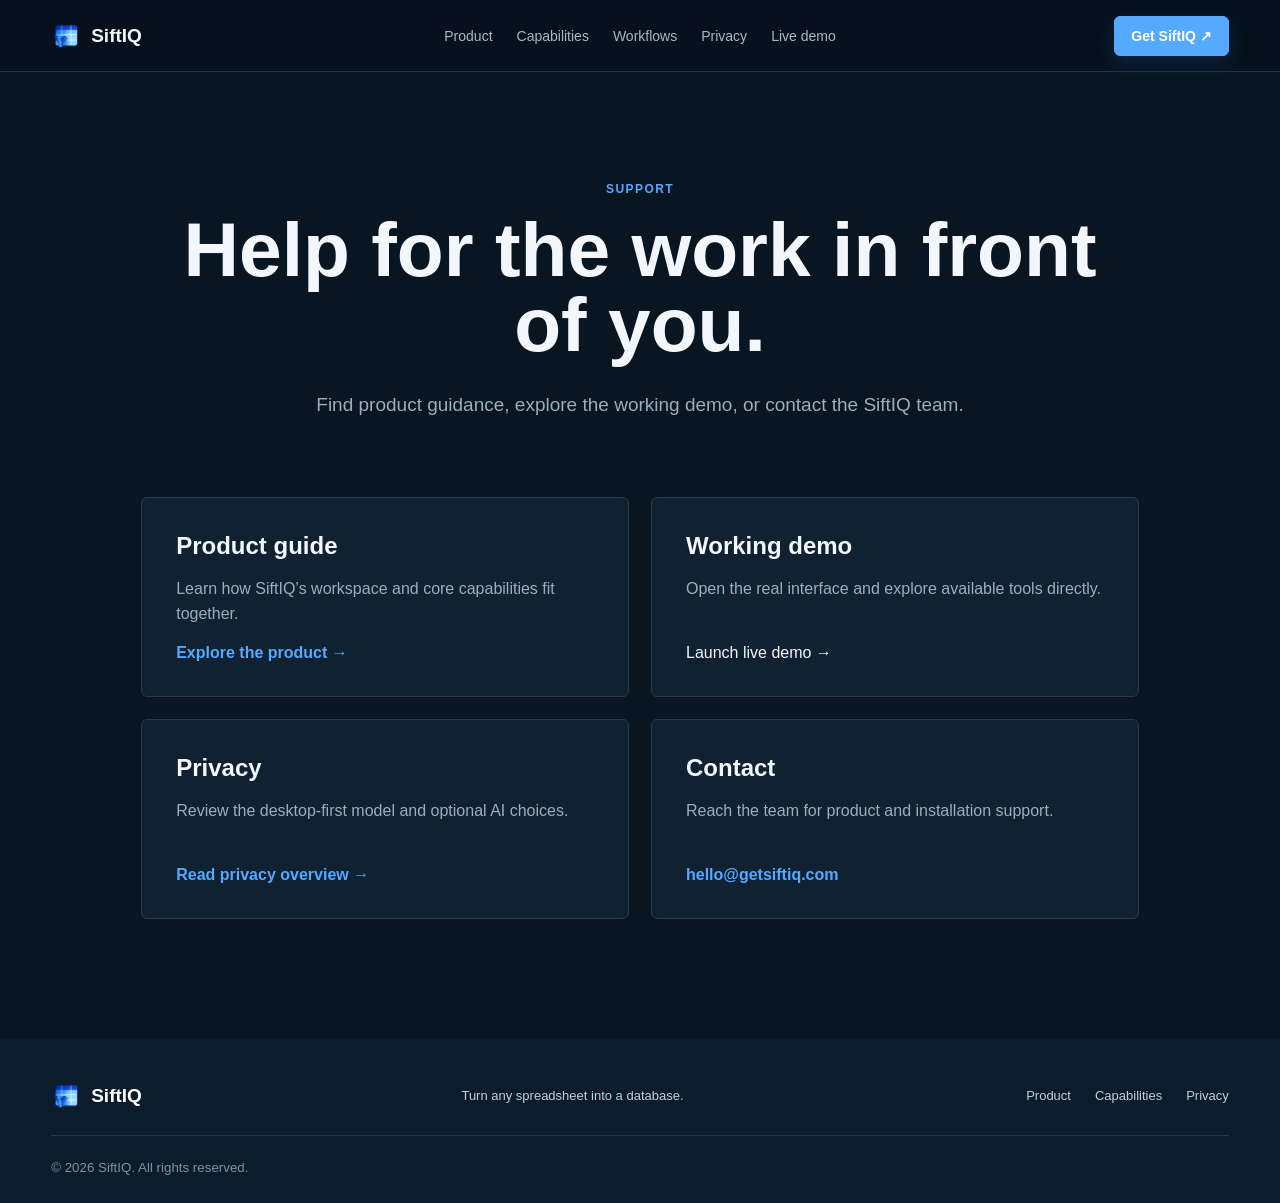
<file: support.html>
<!doctype html><html lang="en"><head><meta charset="UTF-8"><meta name="viewport" content="width=device-width,initial-scale=1"><meta name="description" content="Get help with SiftIQ."><title>Support | SiftIQ</title><link rel="icon" href="assets/siftiq-mark.png"><link rel="stylesheet" href="styles.css"></head><body>
<header class="site-header"><a class="brand" href="index.html"><img src="assets/siftiq-mark.png" alt=""><span>SiftIQ</span></a><nav><a href="product.html">Product</a><a href="capabilities.html">Capabilities</a><a href="workflows.html">Workflows</a><a href="privacy.html">Privacy</a><button class="nav-demo" type="button" data-open-demo>Live demo</button></nav><a class="button button-small" href="download.html">Get SiftIQ ↗</a><button class="menu-button" type="button" aria-label="Open menu" aria-expanded="false"><span></span><span></span></button></header>
<main><section class="page-hero compact"><p class="eyebrow">Support</p><h1>Help for the work in front of you.</h1><p>Find product guidance, explore the working demo, or contact the SiftIQ team.</p></section><section class="support-grid"><article class="support-card"><h2>Product guide</h2><p>Learn how SiftIQ’s workspace and core capabilities fit together.</p><a href="product.html">Explore the product →</a></article><article class="support-card"><h2>Working demo</h2><p>Open the real interface and explore available tools directly.</p><button class="nav-demo" type="button" data-open-demo>Launch live demo →</button></article><article class="support-card"><h2>Privacy</h2><p>Review the desktop-first model and optional AI choices.</p><a href="privacy.html">Read privacy overview →</a></article><article class="support-card"><h2>Contact</h2><p>Reach the team for product and installation support.</p><a href="mailto:hello@getsiftiq.com">hello@getsiftiq.com</a></article></section></main>
<footer><a class="brand" href="index.html"><img src="assets/siftiq-mark.png" alt=""><span>SiftIQ</span></a><p>Turn any spreadsheet into a database.</p><div><a href="product.html">Product</a><a href="capabilities.html">Capabilities</a><a href="privacy.html">Privacy</a></div><small>© 2026 SiftIQ. All rights reserved.</small></footer><script src="script.js"></script></body></html>
</file>
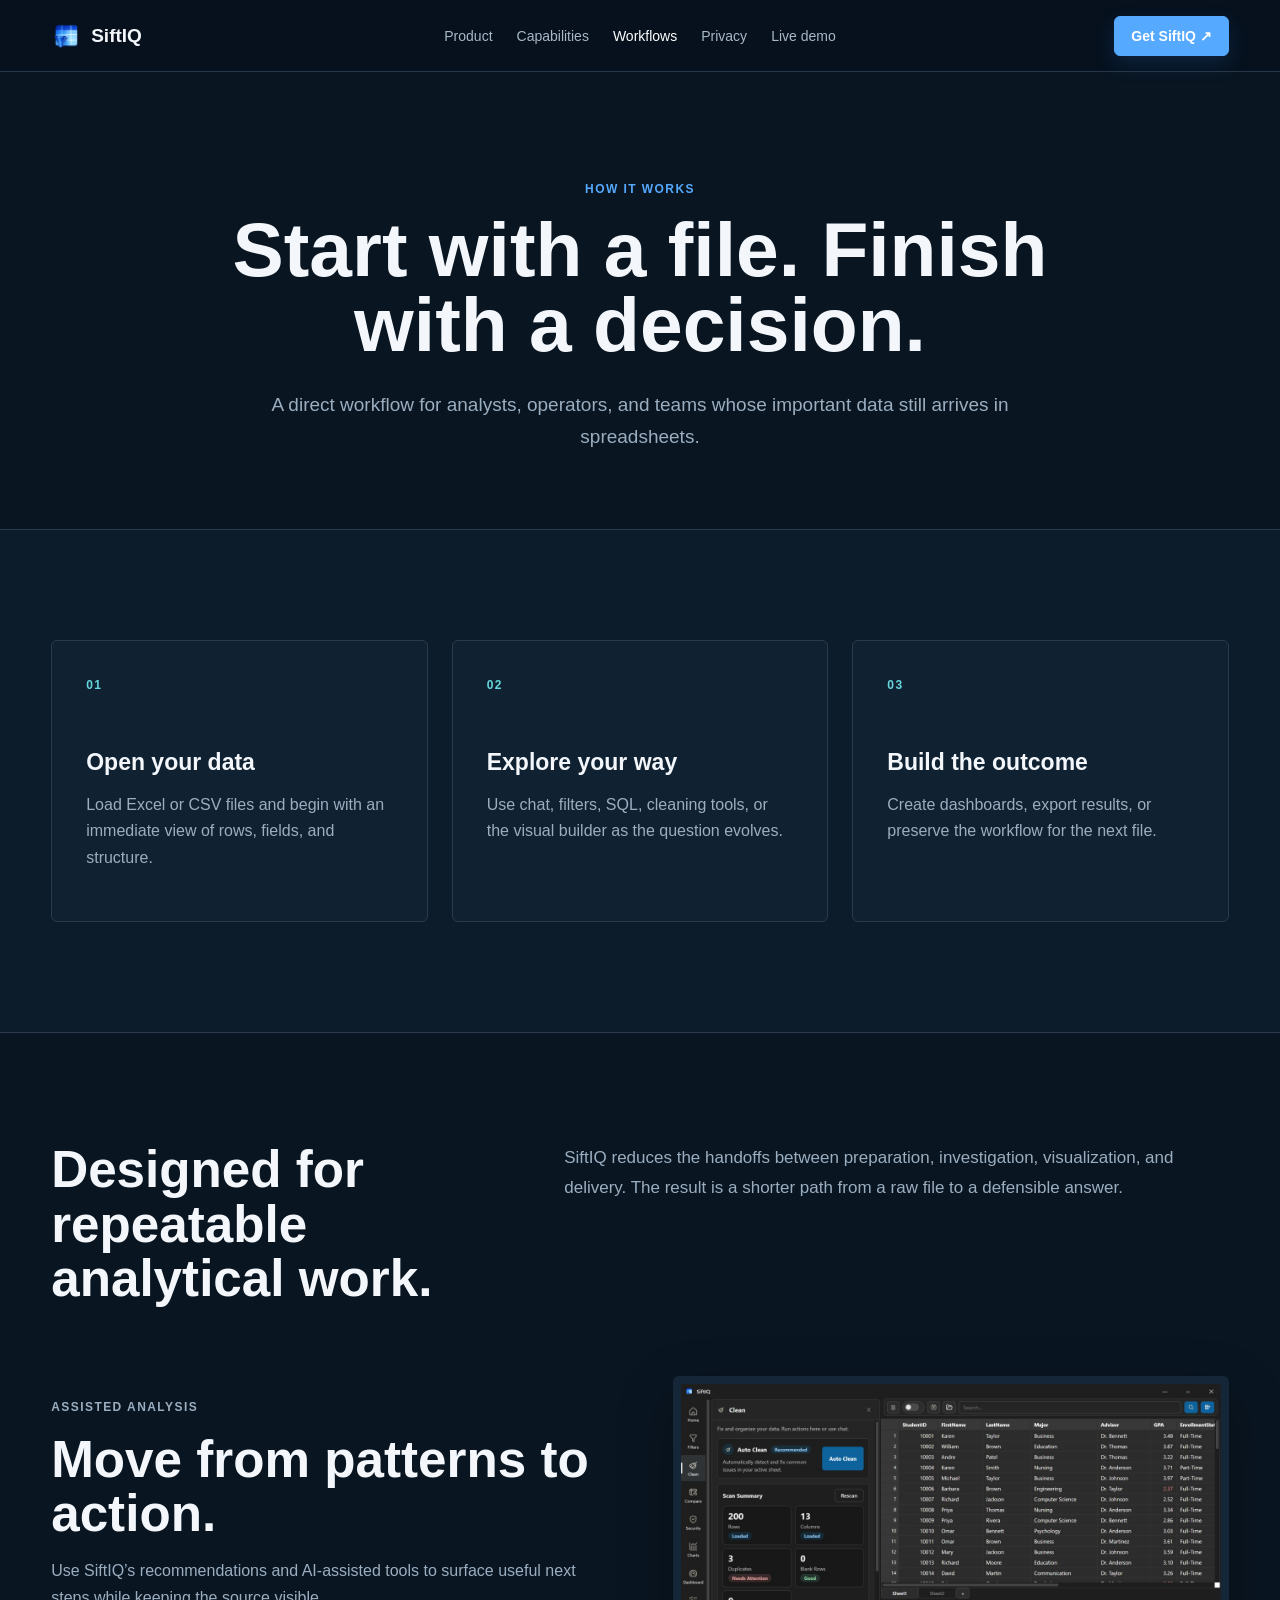
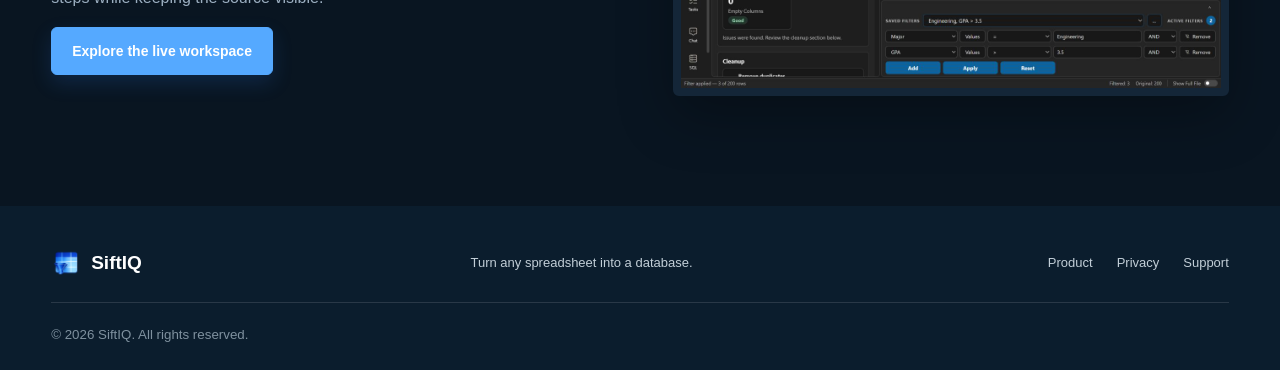
<file: workflows.html>
<!doctype html><html lang="en"><head><meta charset="UTF-8"><meta name="viewport" content="width=device-width,initial-scale=1"><meta name="description" content="See how SiftIQ turns local data into analysis, dashboards, and repeatable workflows."><title>Workflows | SiftIQ</title><link rel="icon" href="assets/siftiq-mark.png"><link rel="stylesheet" href="styles.css"></head><body>
<header class="site-header"><a class="brand" href="index.html"><img src="assets/siftiq-mark.png" alt=""><span>SiftIQ</span></a><nav><a href="product.html">Product</a><a href="capabilities.html">Capabilities</a><a href="workflows.html" aria-current="page">Workflows</a><a href="privacy.html">Privacy</a><button class="nav-demo" type="button" data-open-demo>Live demo</button></nav><a class="button button-small" href="download.html">Get SiftIQ ↗</a><button class="menu-button" type="button" aria-label="Open menu" aria-expanded="false"><span></span><span></span></button></header>
<main><section class="page-hero compact"><p class="eyebrow">How it works</p><h1>Start with a file. Finish with a decision.</h1><p>A direct workflow for analysts, operators, and teams whose important data still arrives in spreadsheets.</p></section><section class="content-band alt"><div class="steps"><article><h3>Open your data</h3><p>Load Excel or CSV files and begin with an immediate view of rows, fields, and structure.</p></article><article><h3>Explore your way</h3><p>Use chat, filters, SQL, cleaning tools, or the visual builder as the question evolves.</p></article><article><h3>Build the outcome</h3><p>Create dashboards, export results, or preserve the workflow for the next file.</p></article></div></section><section class="content-band"><div class="section-heading"><h2>Designed for repeatable analytical work.</h2><p>SiftIQ reduces the handoffs between preparation, investigation, visualization, and delivery. The result is a shorter path from a raw file to a defensible answer.</p></div><div class="media-row"><div class="media-copy"><p class="eyebrow">Assisted analysis</p><h2>Move from patterns to action.</h2><p>Use SiftIQ’s recommendations and AI-assisted tools to surface useful next steps while keeping the source visible.</p><button class="button" type="button" data-open-demo>Explore the live workspace</button></div><img src="assets/product/03-auto-clean-data-prep.png" alt="SiftIQ automated data preparation"></div></section></main>
<footer><a class="brand" href="index.html"><img src="assets/siftiq-mark.png" alt=""><span>SiftIQ</span></a><p>Turn any spreadsheet into a database.</p><div><a href="product.html">Product</a><a href="privacy.html">Privacy</a><a href="support.html">Support</a></div><small>© 2026 SiftIQ. All rights reserved.</small></footer><script src="script.js"></script></body></html>
</file>
<file: styles.css>
:root {
  --ink: #f3f7fb;
  --muted: #9baec0;
  --line: #293b4d;
  --paper: #091521;
  --white: #102131;
  --blue: #55a9ff;
  --blue-dark: #3188e2;
  --cyan: #65d6dc;
  --lime: #c7ee61;
  --shadow: 0 24px 70px rgba(28, 45, 65, 0.18);
}

* { box-sizing: border-box; }
html { scroll-behavior: smooth; }
body { margin: 0; color: var(--ink); background: var(--paper); font-family: "Segoe UI", Inter, Arial, sans-serif; letter-spacing: 0; }
a { color: inherit; text-decoration: none; }
button, input { font: inherit; }
img { display: block; max-width: 100%; }

.site-header { position: sticky; top: 0; z-index: 50; height: 72px; display: grid; grid-template-columns: 1fr auto 1fr; align-items: center; gap: 28px; padding: 0 4vw; background: rgba(7, 18, 29, 0.94); border-bottom: 1px solid rgba(41, 59, 77, 0.9); backdrop-filter: blur(16px); }
.brand { display: inline-flex; align-items: center; gap: 10px; width: max-content; font-size: 19px; font-weight: 750; }
.brand img { width: 30px; height: 30px; object-fit: contain; }
.site-header nav { display: flex; align-items: center; gap: 24px; font-size: 14px; color: #a8b8c7; }
.site-header nav a[aria-current="page"] { color: white; }
.nav-demo { padding: 0; color: inherit; background: none; border: 0; cursor: pointer; }
.nav-demo:hover { color: var(--blue); }
.site-header nav a:hover { color: var(--blue); }
.site-header > .button { justify-self: end; }
.menu-button { display: none; background: none; border: 0; }

.button { display: inline-flex; align-items: center; justify-content: center; gap: 9px; min-height: 48px; padding: 0 20px; color: white; background: var(--blue); border: 1px solid var(--blue); border-radius: 6px; font-size: 14px; font-weight: 700; box-shadow: 0 8px 20px rgba(40, 111, 212, 0.2); transition: transform 180ms ease, background 180ms ease; }
.button:hover { transform: translateY(-2px); background: var(--blue-dark); }
.button-small { min-height: 40px; padding: 0 16px; }
.eyebrow { margin: 0 0 16px; color: var(--blue); font-size: 12px; font-weight: 800; letter-spacing: 0.12em; text-transform: uppercase; }

.hero { position: relative; isolation: isolate; min-height: calc(100svh - 72px); display: grid; grid-template-columns: minmax(320px, 0.78fr) minmax(590px, 1.22fr); align-items: center; gap: 6vw; max-width: 1540px; margin: 0 auto; padding: 6vh 4vw 9vh; overflow: hidden; }
.hero::before { content: ""; position: absolute; z-index: -2; top: 0; bottom: 0; left: 50%; width: 100vw; transform: translateX(-50%); background: linear-gradient(90deg, rgba(9, 21, 33, 0.94) 0%, rgba(9, 21, 33, 0.76) 38%, rgba(9, 21, 33, 0.28) 72%, rgba(9, 21, 33, 0.52) 100%), linear-gradient(0deg, rgba(9, 21, 33, 0.78) 0%, transparent 34%, rgba(9, 21, 33, 0.22) 100%), url("assets/siftiq-hero-data-landscape.png") center / cover no-repeat; }
.hero::after { content: ""; position: absolute; z-index: -1; inset: 0 50%; width: 100vw; transform: translateX(-50%); background: radial-gradient(circle at 70% 48%, transparent 0%, rgba(9, 21, 33, 0.12) 52%, rgba(9, 21, 33, 0.5) 100%); pointer-events: none; }
.hero-copy { position: relative; z-index: 2; text-shadow: 0 2px 28px rgba(0, 0, 0, 0.55); }
.hero h1 { max-width: 690px; margin: 0; font-size: clamp(54px, 6.1vw, 96px); line-height: 0.94; font-weight: 780; }
.hero-lede { max-width: 650px; margin: 28px 0 0; color: var(--muted); font-size: clamp(17px, 1.45vw, 21px); line-height: 1.65; }
.hero-actions { display: flex; align-items: center; gap: 24px; margin-top: 32px; }
.text-link { display: inline-flex; align-items: center; gap: 10px; padding: 0; color: var(--ink); background: none; border: 0; cursor: pointer; font-size: 14px; font-weight: 750; }
.play { width: 30px; height: 30px; display: grid; place-items: center; padding-left: 2px; color: var(--blue); border: 1px solid #b8c6d4; border-radius: 50%; font-size: 9px; }
.trust-row { display: flex; flex-wrap: wrap; gap: 20px; margin-top: 34px; color: #9fb0c0; font-size: 12px; font-weight: 650; }
.trust-row span::before { content: "✓"; margin-right: 7px; color: #168b74; }
.hero-product { position: relative; width: min(830px, 60vw); background: #102131; border: 1px solid #33495d; border-radius: 7px; box-shadow: 0 30px 90px rgba(0, 0, 0, 0.46); transform: perspective(1400px) rotateY(-4deg); transform-origin: right center; }
.hero-product > img { width: 100%; border-radius: 0 0 6px 6px; }
.window-bar { height: 36px; display: flex; align-items: center; gap: 7px; padding: 0 12px; color: #93a7b8; background: #14283a; border-bottom: 1px solid #30475a; border-radius: 7px 7px 0 0; }
.window-bar span, .demo-browser-bar span { width: 8px; height: 8px; border-radius: 50%; background: #bbc4cc; }
.window-bar small { margin-left: 8px; }
.hero-signal { position: absolute; right: -22px; bottom: -28px; display: flex; align-items: baseline; gap: 10px; padding: 16px 20px; color: #f5f9fc; background: #10283d; border: 1px solid #31506a; border-radius: 5px; box-shadow: 0 16px 38px rgba(0, 0, 0, 0.42); }
.hero-signal b { font-size: 25px; }.hero-signal span { color: #cdd8e1; font-size: 12px; }

.capability-strip { width: 100%; overflow: hidden; color: #dbe6ef; background: #10283d; border-block: 1px solid #294257; font-size: 12px; font-weight: 750; letter-spacing: 0.1em; text-transform: uppercase; }
.capability-track { display: flex; width: max-content; animation: capability-scroll 28s linear infinite; will-change: transform; }
.capability-group { display: flex; flex: none; align-items: center; gap: 30px; padding: 22px 15px; }
.capability-group span { white-space: nowrap; }
.capability-group i { flex: none; width: 7px; height: 7px; background: var(--lime); transform: rotate(45deg); }

@keyframes capability-scroll {
  to { transform: translateX(-50%); }
}

.intro { max-width: 920px; margin: 0 auto; padding: 130px 4vw 76px; text-align: center; }
.intro h2, .privacy-band h2, .demo-heading h2, .closing h2 { margin: 0; font-size: clamp(40px, 5vw, 72px); line-height: 1.02; }
.intro > p:last-child { max-width: 720px; margin: 24px auto 0; color: var(--muted); font-size: 18px; line-height: 1.7; }

.feature-showcase { max-width: 1450px; margin: 0 auto; padding: 0 4vw 140px; }
.feature-tabs { display: grid; grid-template-columns: repeat(5, 1fr); border-top: 1px solid var(--line); border-bottom: 1px solid var(--line); }
.feature-tab { min-height: 62px; color: #657382; background: none; border: 0; border-right: 1px solid var(--line); cursor: pointer; font-size: 13px; font-weight: 750; }
.feature-tab:last-child { border-right: 0; }
.feature-tab.active { color: var(--blue); box-shadow: inset 0 -3px var(--blue); }
.feature-frame { display: grid; grid-template-columns: 0.34fr 0.66fr; gap: 64px; align-items: center; padding-top: 62px; }
.feature-copy h3 { margin: 0; font-size: clamp(34px, 3.4vw, 52px); line-height: 1.05; }
.feature-copy > p:last-child { margin: 22px 0 0; color: var(--muted); font-size: 17px; line-height: 1.7; }
.feature-image-shell { padding: 10px; background: #122638; border: 1px solid #30475b; border-radius: 7px; box-shadow: 0 28px 70px rgba(0, 0, 0, 0.34); }
.feature-image-shell img { width: 100%; border-radius: 3px; }

.privacy-band { display: grid; grid-template-columns: 1fr 0.72fr; gap: 42px 8vw; padding: 120px max(4vw, calc((100vw - 1320px) / 2)); color: white; background: #10283d; }
.eyebrow.light { color: #72d7dc; }
.privacy-band > p { align-self: end; margin: 0 0 6px; color: #c2d0da; font-size: 18px; line-height: 1.7; }
.privacy-points { grid-column: 1 / -1; display: grid; grid-template-columns: repeat(3, 1fr); gap: 1px; margin-top: 36px; background: rgba(255,255,255,0.16); }
.privacy-points article { min-height: 220px; padding: 34px; background: #10283d; }
.privacy-points b { color: var(--lime); font-size: 12px; letter-spacing: 0.12em; }
.privacy-points h3 { margin: 42px 0 10px; font-size: 21px; }
.privacy-points p { margin: 0; color: #b9c9d3; line-height: 1.6; }

.demo-callout { max-width: 1450px; margin: 0 auto; padding: 130px 4vw; }
.demo-heading { display: grid; grid-template-columns: 1fr 0.75fr; gap: 80px; align-items: end; margin-bottom: 54px; }
.demo-heading > div:last-child { max-width: 600px; justify-self: end; }
.demo-heading > div:last-child p { margin: 0 0 18px; color: var(--muted); line-height: 1.7; }
.demo-heading .button { margin-top: 8px; }

.closing { display: flex; flex-direction: column; align-items: center; padding: 110px 4vw 130px; text-align: center; background: #0d1c2a; border-top: 1px solid var(--line); }
.closing > img { width: 58px; height: 58px; margin-bottom: 30px; object-fit: contain; }
.closing > p:not(.eyebrow) { margin: 22px 0 28px; color: var(--muted); font-size: 18px; }

footer { display: grid; grid-template-columns: 1fr 1.4fr auto; align-items: center; gap: 24px; padding: 42px 4vw 28px; color: #c2ced7; background: #0b1d2d; }
footer .brand { color: white; }
footer > p { margin: 0; font-size: 13px; }
footer > div { display: flex; gap: 24px; font-size: 13px; }
footer small { grid-column: 1 / -1; padding-top: 24px; border-top: 1px solid rgba(255,255,255,0.12); color: #7f919f; }

.page-hero { max-width: 1380px; margin: 0 auto; padding: 110px 4vw 76px; }
.page-hero.compact { max-width: 1040px; text-align: center; }
.page-hero h1 { max-width: 980px; margin: 0; font-size: clamp(48px, 6vw, 86px); line-height: 0.98; }
.page-hero > p:last-child { max-width: 760px; margin: 26px 0 0; color: var(--muted); font-size: 19px; line-height: 1.7; }
.page-hero.compact > p:last-child { margin-inline: auto; }
.page-visual { max-width: 1380px; margin: 0 auto; padding: 0 4vw 120px; }
.page-visual img { width: 100%; border: 10px solid #122638; border-radius: 7px; box-shadow: 0 32px 90px rgba(0,0,0,.38); }
.content-band { padding: 110px max(4vw, calc((100vw - 1280px) / 2)); border-top: 1px solid var(--line); }
.content-band.alt { background: #0d1c2a; }
.section-heading { display: grid; grid-template-columns: .8fr 1.2fr; gap: 70px; margin-bottom: 62px; }
.section-heading h2 { margin: 0; font-size: clamp(36px, 4vw, 58px); line-height: 1.06; }
.section-heading p { margin: 0; color: var(--muted); font-size: 17px; line-height: 1.75; }
.feature-grid { display: grid; grid-template-columns: repeat(3, 1fr); gap: 1px; background: var(--line); border: 1px solid var(--line); }
.feature-grid article { min-height: 270px; padding: 32px; background: var(--paper); }
.feature-grid .number { color: var(--cyan); font-size: 12px; font-weight: 800; letter-spacing: .12em; }
.feature-grid h3 { margin: 68px 0 12px; font-size: 22px; }
.feature-grid p { margin: 0; color: var(--muted); line-height: 1.65; }
.media-row { display: grid; grid-template-columns: 1fr 1fr; gap: 66px; align-items: center; margin-top: 70px; }
.media-row.reverse .media-copy { order: 2; }
.media-row img { width: 100%; border: 8px solid #142638; border-radius: 6px; box-shadow: 0 20px 55px rgba(0,0,0,.3); }
.media-copy h2 { margin: 0; font-size: clamp(34px, 4vw, 54px); line-height: 1.05; }
.media-copy p { color: var(--muted); line-height: 1.7; }
.detail-list { display: grid; gap: 14px; margin-top: 28px; }
.detail-list span { padding: 15px 0; border-bottom: 1px solid var(--line); color: #cad5de; }
.detail-list span::before { content: "✓"; margin-right: 10px; color: var(--cyan); }
.steps { counter-reset: steps; display: grid; grid-template-columns: repeat(3, 1fr); gap: 24px; }
.steps article { position: relative; min-height: 260px; padding: 34px; background: #102131; border: 1px solid var(--line); border-radius: 6px; }
.steps article::before { counter-increment: steps; content: "0" counter(steps); color: var(--cyan); font-size: 12px; font-weight: 800; letter-spacing: .12em; }
.steps h3 { margin: 56px 0 12px; font-size: 23px; }.steps p { color: var(--muted); line-height: 1.65; }
.policy-layout { display: grid; grid-template-columns: 260px minmax(0, 760px); gap: 80px; max-width: 1120px; margin: 0 auto; padding: 40px 4vw 120px; }
.policy-nav { position: sticky; top: 100px; align-self: start; display: grid; gap: 6px; }
.policy-nav a { padding: 10px 12px; color: var(--muted); border-left: 2px solid var(--line); font-size: 13px; }
.policy-nav a:hover { color: white; border-color: var(--blue); }
.policy-copy section { padding: 34px 0; border-bottom: 1px solid var(--line); }
.policy-copy h2 { margin: 0 0 16px; font-size: 28px; }.policy-copy p, .policy-copy li { color: var(--muted); line-height: 1.75; }
.support-grid { display: grid; grid-template-columns: repeat(2, 1fr); gap: 22px; max-width: 1100px; margin: 0 auto; padding: 0 4vw 120px; }
.support-card { padding: 34px; background: #102131; border: 1px solid var(--line); border-radius: 6px; }
.support-card h2 { margin: 0 0 12px; font-size: 24px; }.support-card p { min-height: 52px; color: var(--muted); line-height: 1.6; }
.support-card a { color: var(--blue); font-weight: 700; }
.demo-modal { position: fixed; inset: 0; z-index: 100; display: none; place-items: center; padding: 3vh 2vw; color: var(--ink); background: rgba(2,8,14,.84); backdrop-filter: blur(8px); }
.demo-modal.open { display: grid; }
.demo-modal-shell { display: grid; grid-template-rows: 60px 1fr; width: min(96vw, 1500px); height: min(94vh, 940px); overflow: hidden; background: #091521; border: 1px solid #3b5368; border-radius: 8px; box-shadow: 0 36px 120px rgba(0,0,0,.75); }
.demo-modal header { display: flex; align-items: center; justify-content: space-between; padding: 0 16px 0 20px; background: #102335; border-bottom: 1px solid #30475a; }
.demo-modal-brand { display: flex; align-items: center; gap: 11px; }.demo-modal-brand img { width: 34px; height: 34px; object-fit: contain; }.demo-modal-brand span { display: flex; flex-direction: column; gap: 2px; }.demo-modal-brand small { color: var(--muted); font-size: 11px; }
.demo-modal-actions { display: flex; align-items: center; gap: 16px; }.demo-modal-actions a { color: var(--blue); font-size: 12px; font-weight: 700; }.demo-modal-actions button { width: 36px; height: 36px; color: #dce7f0; background: #1a3043; border: 1px solid #3b5368; border-radius: 5px; cursor: pointer; font-size: 24px; line-height: 1; }
.demo-modal iframe { width: 100%; height: 100%; background: white; border: 0; } body.modal-open { overflow: hidden; }

@media (max-width: 1000px) {
  .site-header { grid-template-columns: 1fr auto; }
  .site-header nav, .site-header > .button { display: none; }
  .menu-button { display: grid; gap: 5px; padding: 12px; }
  .menu-button span { width: 22px; height: 2px; background: var(--ink); }
  .site-header.menu-open nav { position: absolute; top: 72px; left: 0; right: 0; display: flex; flex-direction: column; align-items: stretch; padding: 24px 4vw; background: var(--paper); border-bottom: 1px solid var(--line); }
  .hero { grid-template-columns: 1fr; min-height: auto; padding-top: 86px; }
  .hero::before { background-position: 61% center; }
  .hero-copy { max-width: 760px; }
  .hero-product { width: 100%; margin-top: 28px; transform: none; }
  .feature-frame { grid-template-columns: 1fr; gap: 34px; }
  .privacy-band, .demo-heading { grid-template-columns: 1fr; }
  .demo-heading > div:last-child { justify-self: start; }
  .section-heading, .media-row, .policy-layout { grid-template-columns: 1fr; }
  .feature-grid, .steps { grid-template-columns: 1fr 1fr; }
  .policy-nav { position: static; grid-template-columns: repeat(2, 1fr); }
}

@media (max-width: 700px) {
  .hero { padding: 72px 20px 80px; }
  .hero::before { background: linear-gradient(180deg, rgba(9, 21, 33, 0.78) 0%, rgba(9, 21, 33, 0.9) 54%, rgba(9, 21, 33, 0.98) 100%), url("assets/siftiq-hero-data-landscape.png") 64% top / auto 62% no-repeat; }
  .hero::after { background: linear-gradient(90deg, rgba(9, 21, 33, 0.74), rgba(9, 21, 33, 0.16)); }
  .hero h1 { font-size: 52px; }
  .hero-actions { align-items: flex-start; flex-direction: column; }
  .hero-signal { right: 12px; bottom: -42px; }
  .capability-strip { font-size: 11px; }
  .capability-group { gap: 22px; padding-block: 18px; }
  .intro, .feature-showcase, .demo-callout { padding-left: 20px; padding-right: 20px; }
  .feature-tabs { grid-template-columns: repeat(5, minmax(86px, 1fr)); overflow-x: auto; }
  .privacy-band { padding: 90px 20px; }
  .privacy-points { grid-template-columns: 1fr; }
  .privacy-points article { min-height: 170px; }
  .privacy-points h3 { margin-top: 26px; }
  .demo-stage { height: 66vh; min-height: 470px; overflow: auto; }
  footer { grid-template-columns: 1fr; }
  footer small { grid-column: 1; }
  .feature-grid, .steps, .support-grid { grid-template-columns: 1fr; }
  .media-row.reverse .media-copy { order: 0; }
  .demo-modal { padding: 0; }
  .demo-modal-shell { width: 100vw; height: 100vh; border: 0; border-radius: 0; }
  .demo-modal-actions a { display: none; }
}

@media (prefers-reduced-motion: reduce) {
  html { scroll-behavior: auto; }
  *, *::before, *::after { transition-duration: 0.01ms !important; }
  .capability-track { animation: none; }
  .capability-group[aria-hidden="true"] { display: none; }
  .capability-group { flex-wrap: wrap; justify-content: center; width: 100vw; }
}
</file>
